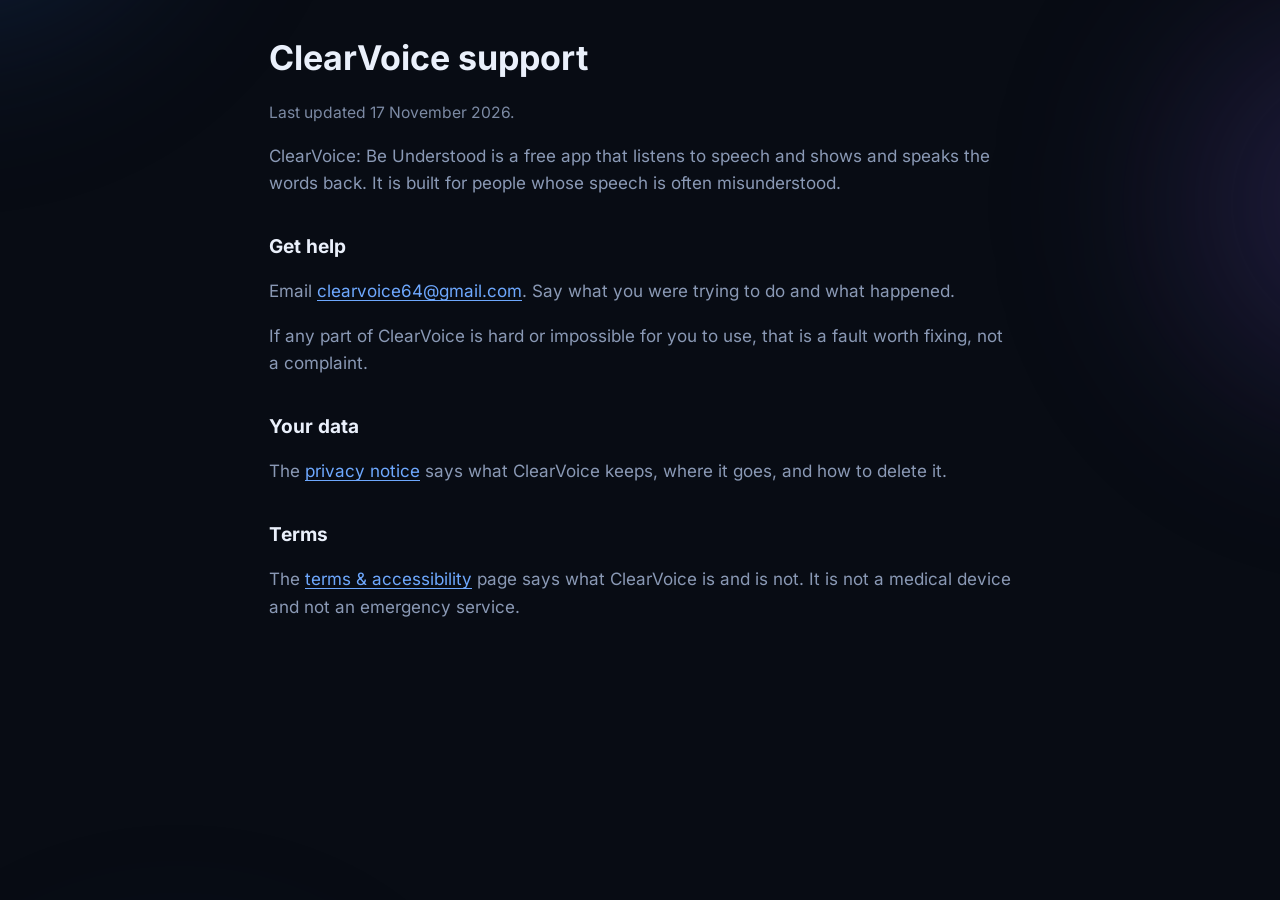
<file: index.html>
<!doctype html>
<html lang="en">
<head>
<meta charset="utf-8" />
<meta name="viewport" content="width=device-width, initial-scale=1, viewport-fit=cover" />
<title>Support — ClearVoice</title>
<link rel="stylesheet" href="/styles.css?v=67" />
<style>
  .legal { max-width: 46rem; margin: 0 auto; padding: 32px 20px 96px; }
  .legal h1 { margin: 0 0 6px; }
  .legal h2 { margin: 34px 0 10px; font-size: 1.12rem; }
  .legal p, .legal li { line-height: 1.62; color: var(--dim); }
  .legal strong { color: var(--ink); }
  .legal ul { padding-left: 1.1rem; }
  .legal li { margin: 7px 0; }
  .legal .updated { color: var(--dimmer); font-size: 0.92rem; }
  .legal .back { display: inline-block; margin-bottom: 22px; }
  .legal .callout { border: 1px solid var(--line); padding: 14px 16px; margin: 18px 0; }
  .legal .callout p:last-child { margin-bottom: 0; }
  /* Links were inheriting the browser default #0000ee on a near-black page — 2.08:1, which axe
     correctly failed. These pages are the ones a person reads to find out what happens to their
     voice, so unreadable links here are worse than cosmetic. --blue is the app's own accent. */
  .legal a { color: var(--blue, #6EA8FE); text-underline-offset: 3px; }
  .legal a:hover, .legal a:focus-visible { color: var(--ink, #EAF0FB); }
</style>
</head>
<body>
<main class="legal">
<h1>ClearVoice support</h1>
<p class="updated">Last updated 17 November 2026.</p>
<p>ClearVoice: Be Understood is a free app that listens to speech and shows and speaks the words
back. It is built for people whose speech is often misunderstood.</p>

<h2>Get help</h2>
<p>Email <a href="mailto:clearvoice64@gmail.com?subject=ClearVoice%20support">clearvoice64@gmail.com</a>.
Say what you were trying to do and what happened.</p>
<p>If any part of ClearVoice is hard or impossible for you to use, that is a fault worth fixing,
not a complaint.</p>

<h2>Your data</h2>
<p>The <a href="/privacy">privacy notice</a> says what ClearVoice keeps, where it goes, and how
to delete it.</p>

<h2>Terms</h2>
<p>The <a href="/terms">terms &amp; accessibility</a> page says what ClearVoice is and is not.
It is not a medical device and not an emergency service.</p>
</main>
</body>
</html>
</file>
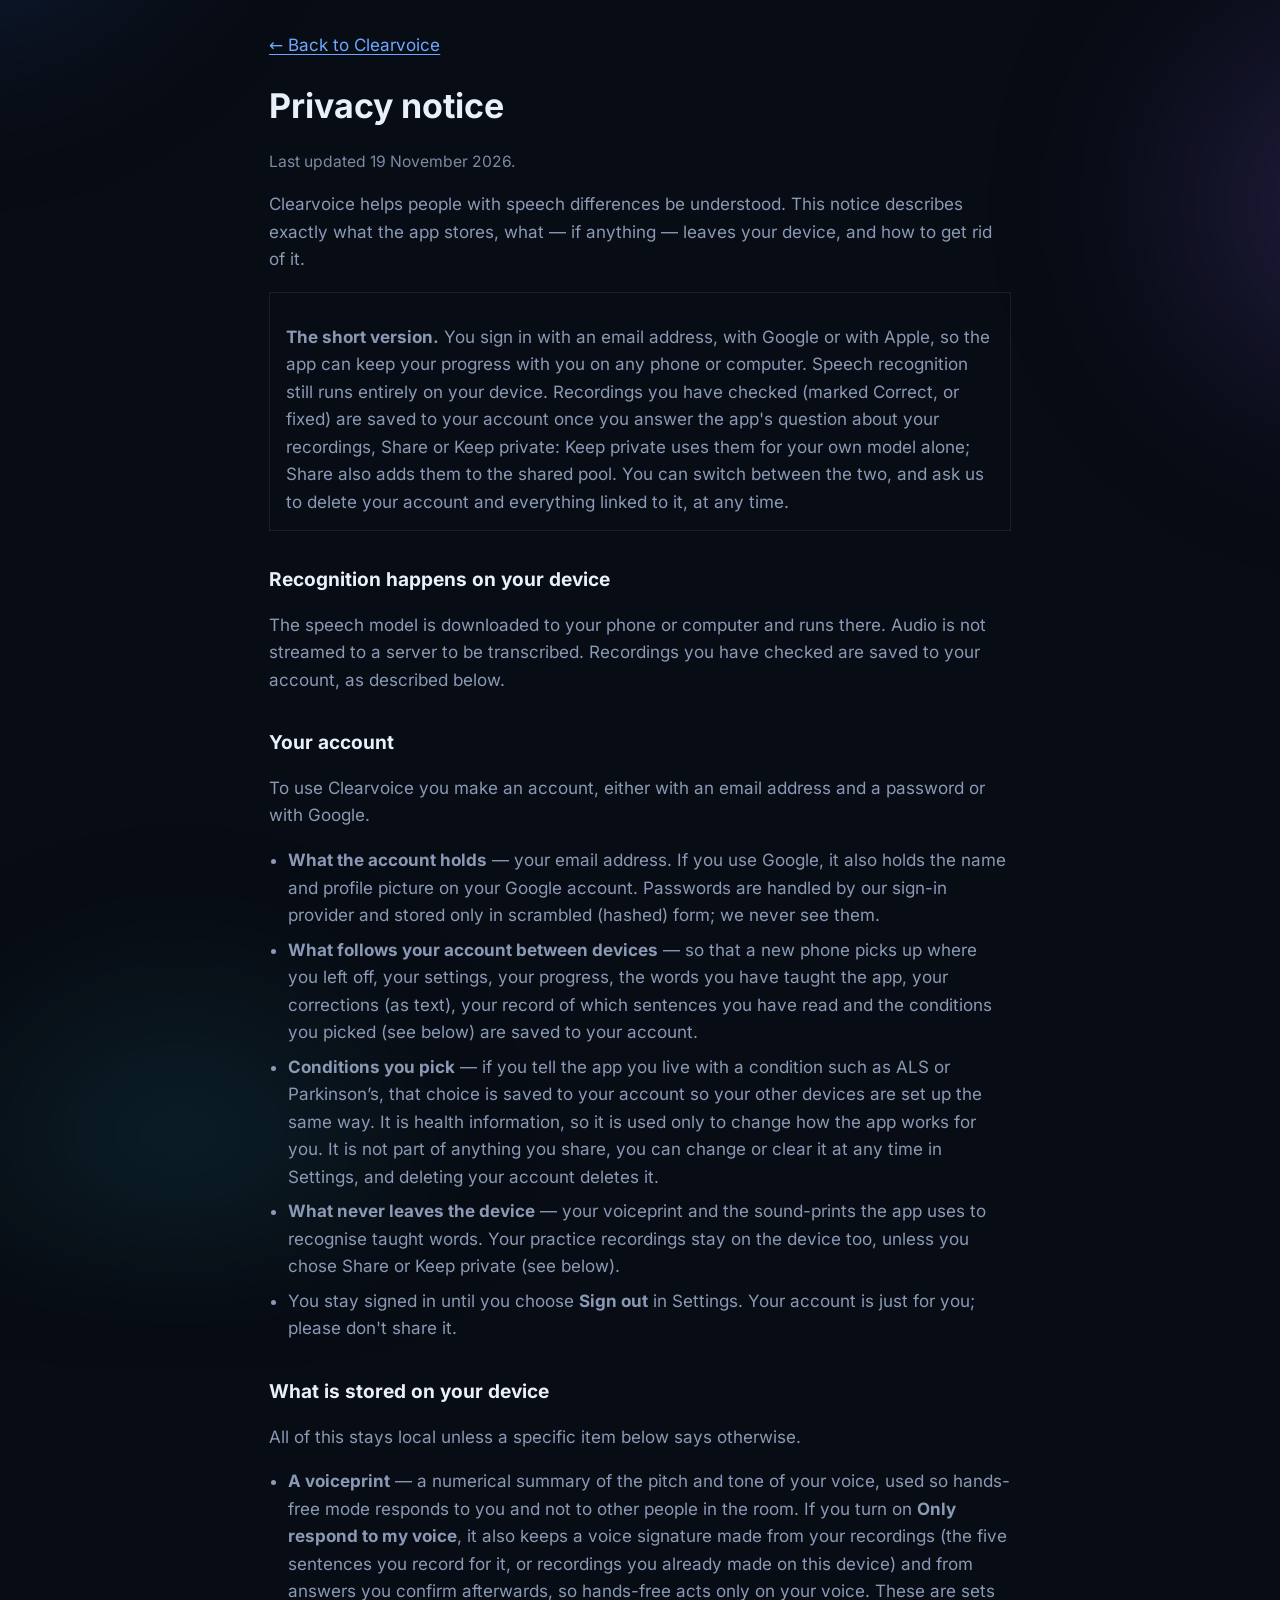
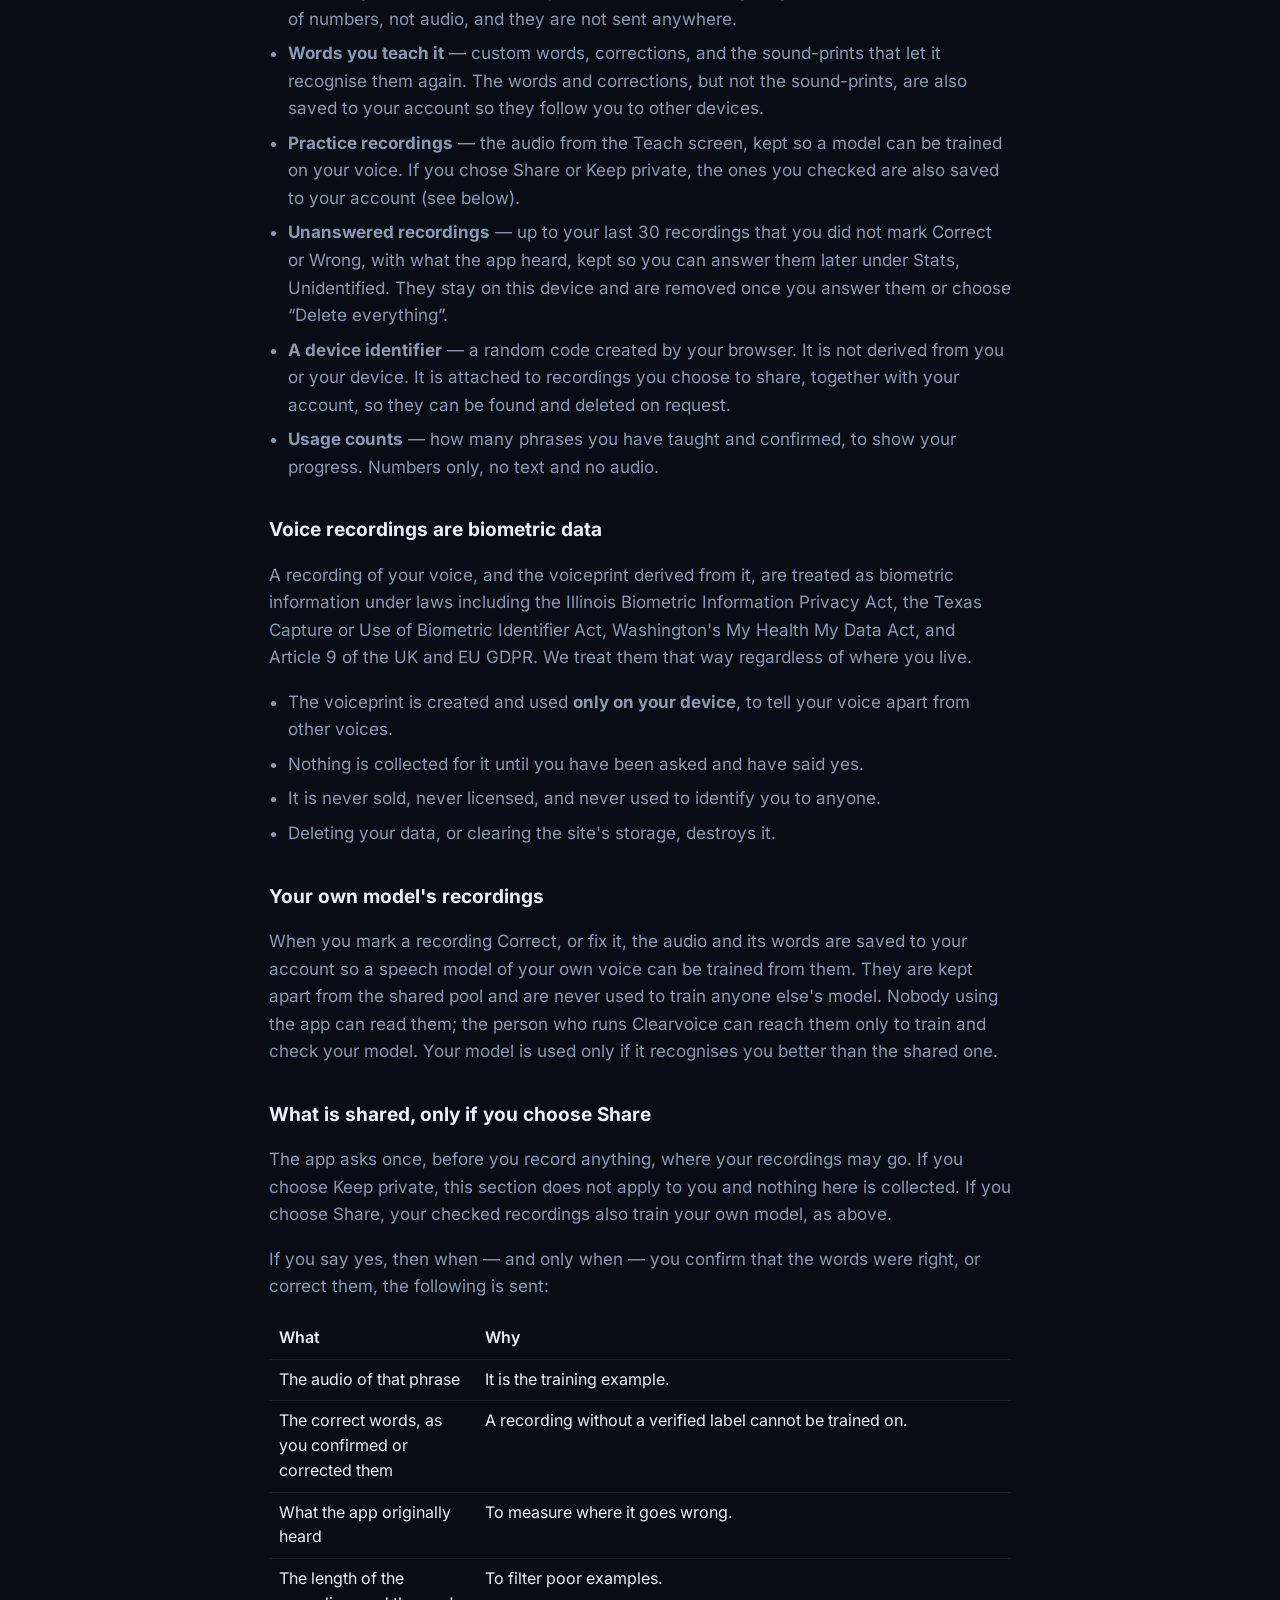
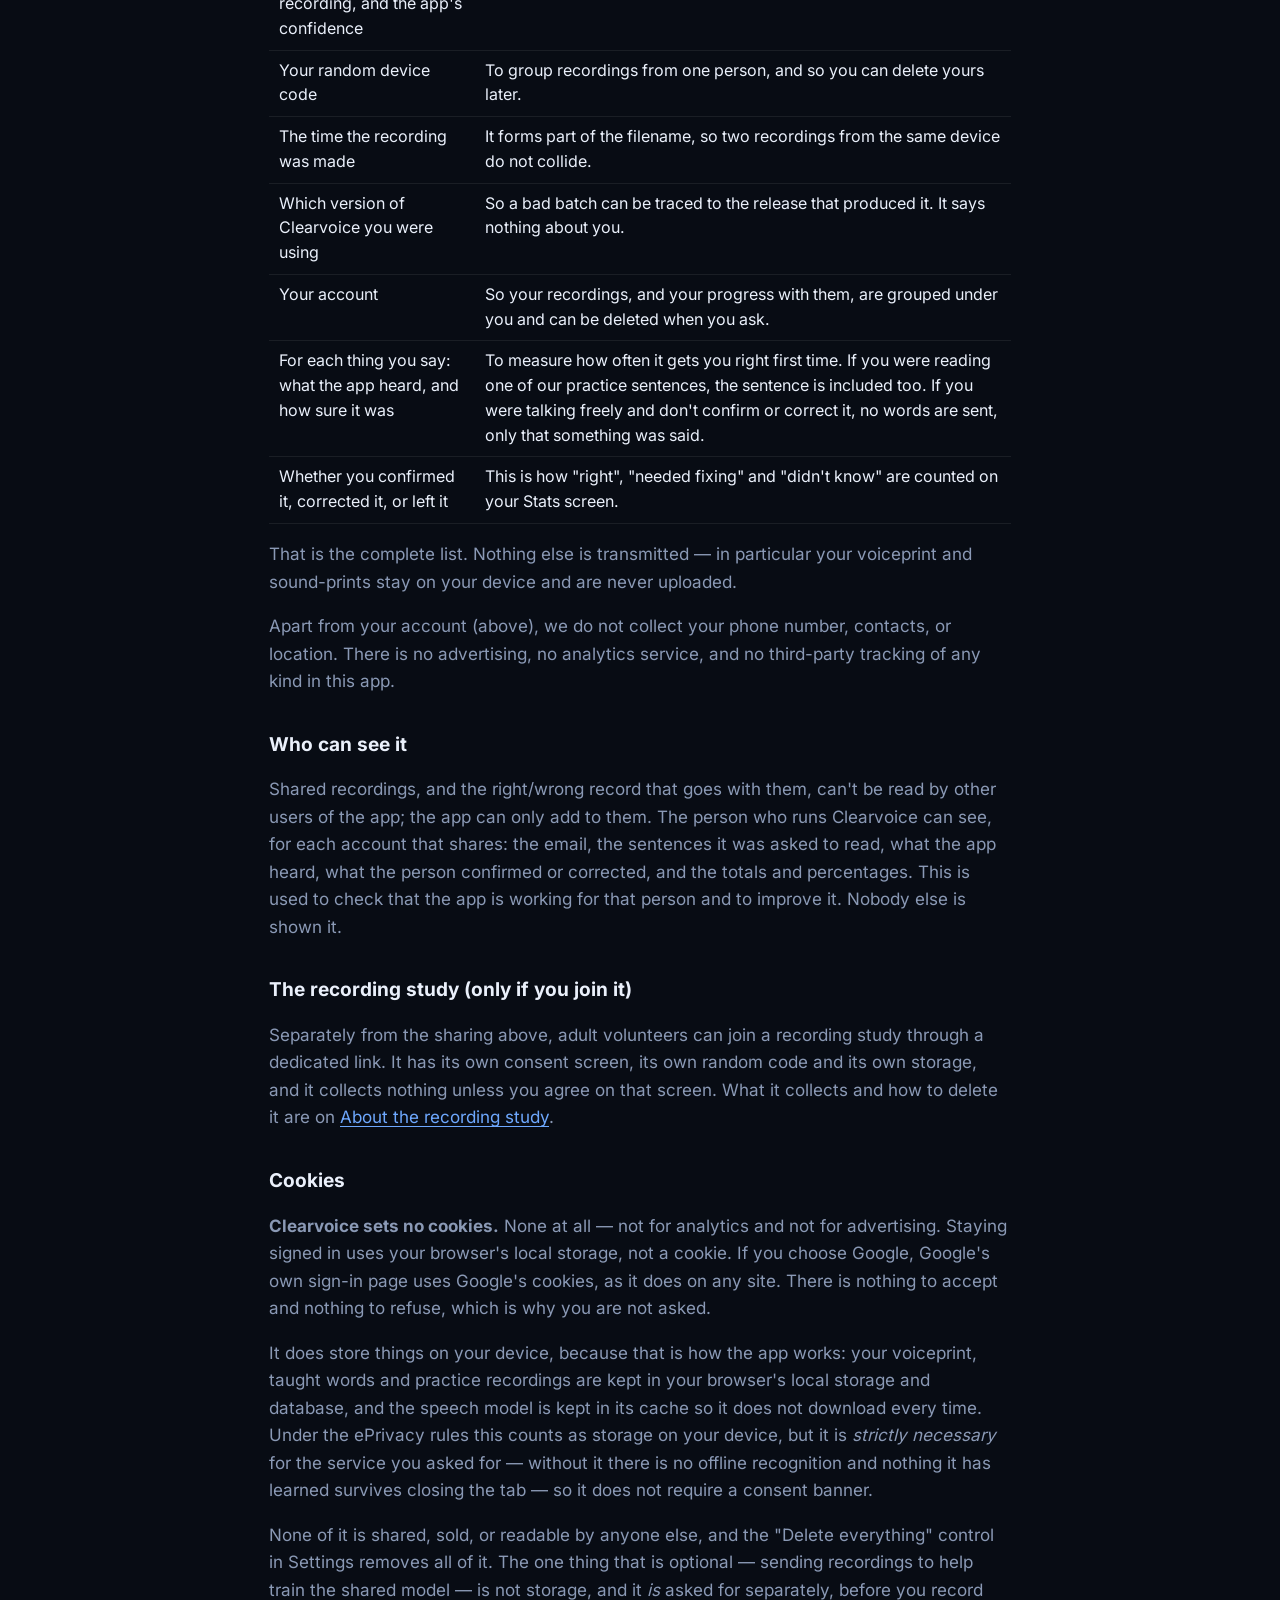
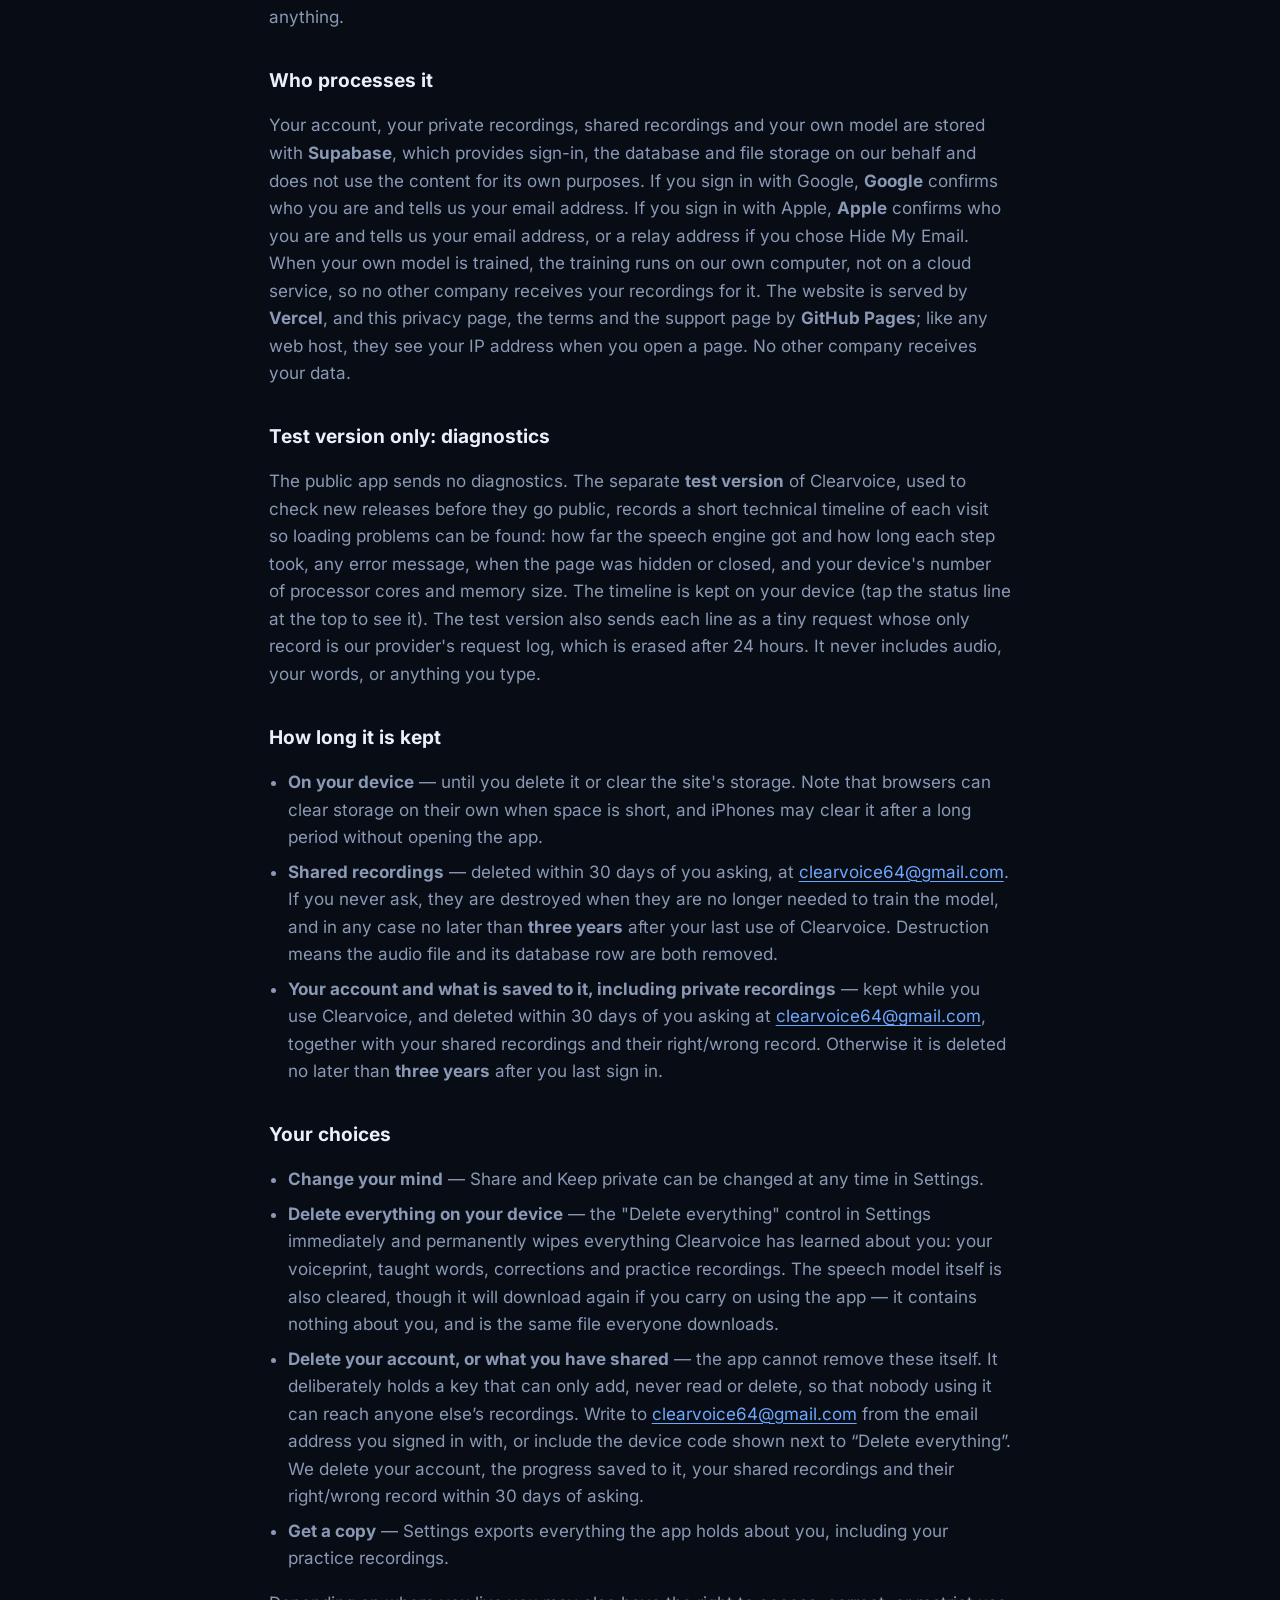
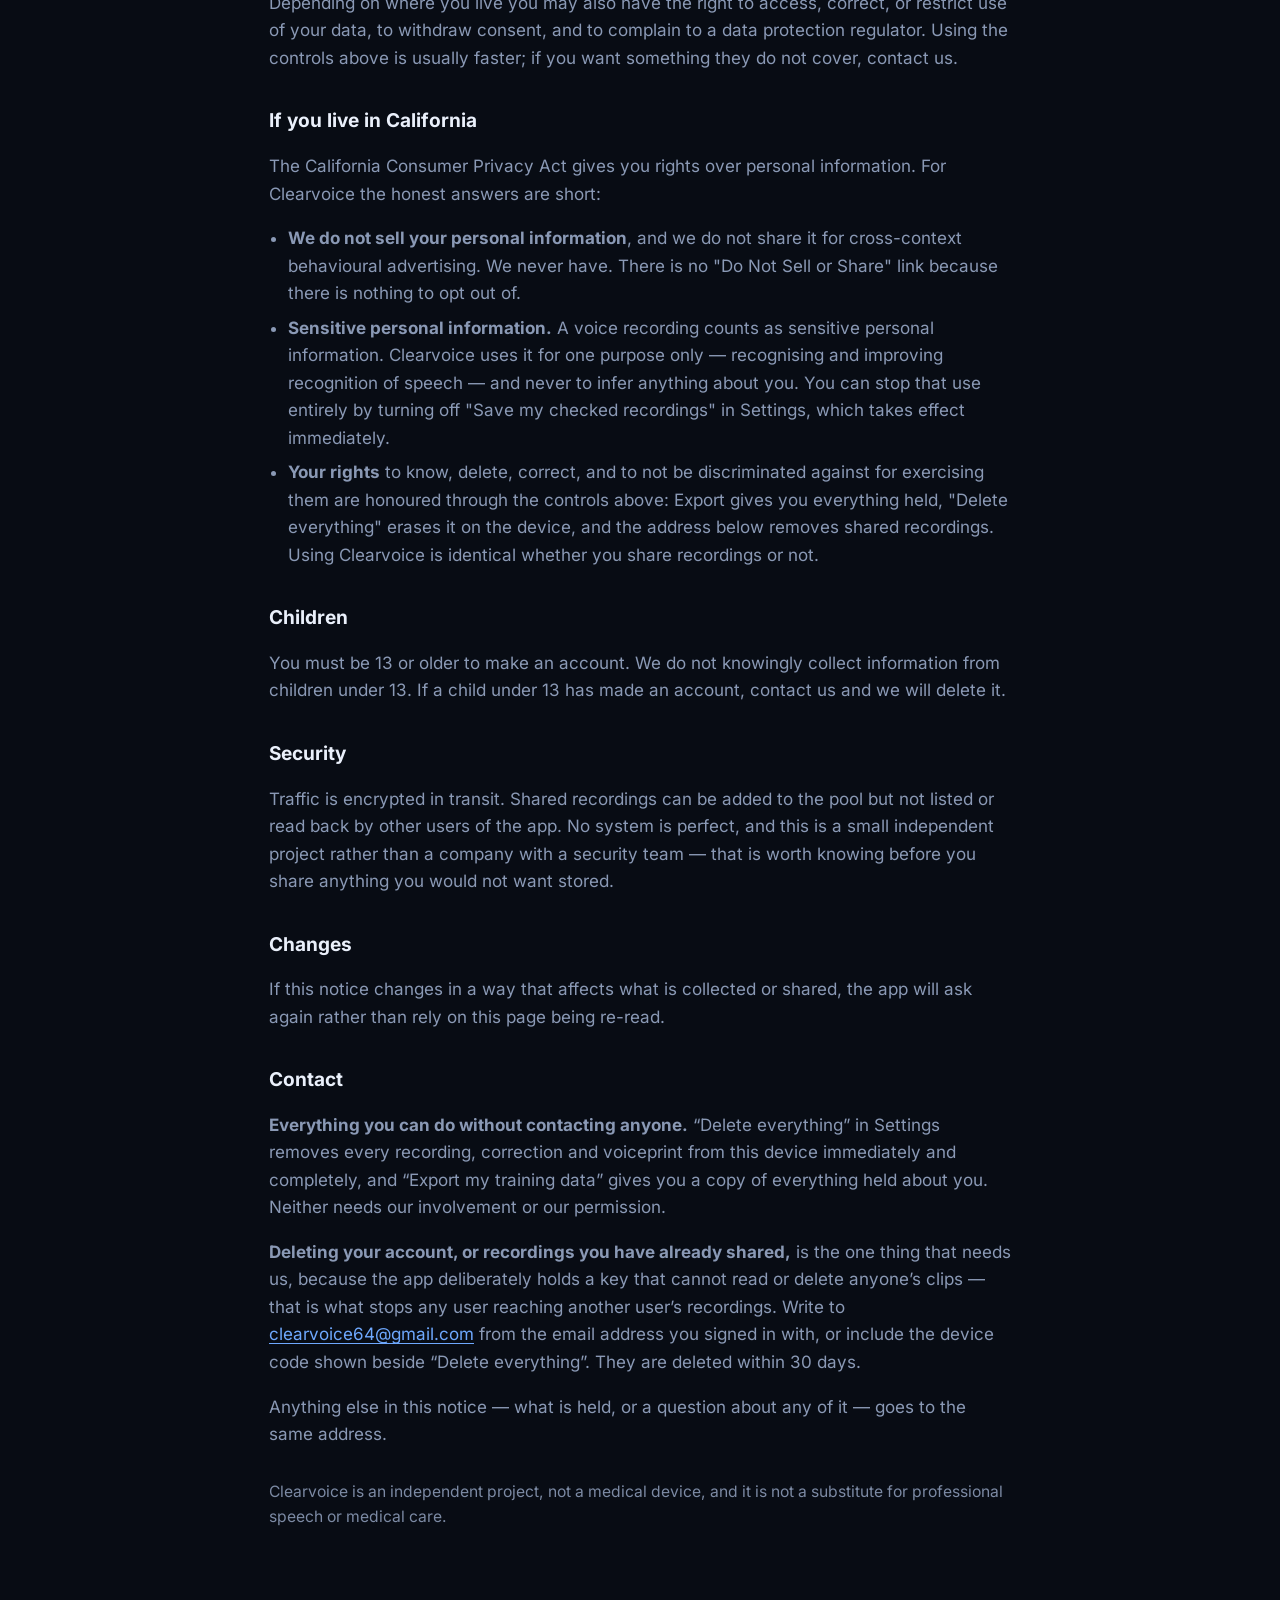
<file: privacy.html>
<!doctype html>
<html lang="en">
<head>
<meta charset="utf-8" />
<meta name="viewport" content="width=device-width, initial-scale=1, viewport-fit=cover" />
<title>Privacy notice — Clearvoice</title>
<link rel="stylesheet" href="/styles.css?v=67" />
<style>
  .legal { max-width: 46rem; margin: 0 auto; padding: 32px 20px 96px; }
  .legal h1 { margin: 0 0 6px; }
  .legal h2 { margin: 34px 0 10px; font-size: 1.12rem; }
  .legal p, .legal li { line-height: 1.62; color: var(--dim); }
  .legal strong { color: var(--ink); }
  .legal ul { padding-left: 1.1rem; }
  .legal li { margin: 7px 0; }
  .legal table { width: 100%; border-collapse: collapse; margin: 12px 0; font-size: 0.94rem; }
  .legal th, .legal td { text-align: left; padding: 8px 10px; border-bottom: 1px solid var(--line); vertical-align: top; }
  .legal th { color: var(--ink); font-weight: 600; }
  .legal .updated { color: var(--dimmer); font-size: 0.92rem; }
  .legal .back { display: inline-block; margin-bottom: 22px; }
  .legal .callout { border: 1px solid var(--line); padding: 14px 16px; margin: 18px 0; }
  .legal .callout p:last-child { margin-bottom: 0; }
  /* Links were inheriting the browser default #0000ee on a near-black page — 2.08:1, which axe
     correctly failed. These pages are the ones a person reads to find out what happens to their
     voice, so unreadable links here are worse than cosmetic. --blue is the app's own accent. */
  .legal a { color: var(--blue, #6EA8FE); text-underline-offset: 3px; }
  .legal a:hover, .legal a:focus-visible { color: var(--ink, #EAF0FB); }
</style>
</head>
<body>
<main class="legal">
  <a class="back" href="/">← Back to Clearvoice</a>
  <h1>Privacy notice</h1>
  <p class="updated">Last updated 19 November 2026.</p>

  <p>Clearvoice helps people with speech differences be understood. This notice describes exactly
  what the app stores, what — if anything — leaves your device, and how to get rid of it.</p>

  <div class="callout">
    <p><strong>The short version.</strong> You sign in with an email address, with Google or with Apple, so the
    app can keep your progress with you on any phone or computer. Speech recognition still runs
    entirely on your device. Recordings you have checked (marked Correct, or fixed) are saved to your
    account once you answer the app's question about your recordings, Share or Keep private: Keep private
    uses them for your own model alone; Share also adds them to the shared pool. You can switch between
    the two, and ask us to delete your account and everything linked to it, at any time.</p>
  </div>

  <h2>Recognition happens on your device</h2>
  <p>The speech model is downloaded to your phone or computer and runs there. Audio is not streamed
  to a server to be transcribed. Recordings you have checked are saved to your account, as described
  below.</p>

  <h2>Your account</h2>
  <p>To use Clearvoice you make an account, either with an email address and a password or with
  Google.</p>
  <ul>
    <li><strong>What the account holds</strong> — your email address. If you use Google, it also
      holds the name and profile picture on your Google account. Passwords are handled by our
      sign-in provider and stored only in scrambled (hashed) form; we never see them.</li>
    <li><strong>What follows your account between devices</strong> — so that a new phone picks up
      where you left off, your settings, your progress, the words you have taught the app, your
      corrections (as text), your record of which sentences you have read and the conditions you
      picked (see below) are saved to your account.</li>
    <li><strong>Conditions you pick</strong> &mdash; if you tell the app you live with a condition
      such as ALS or Parkinson&rsquo;s, that choice is saved to your account so your other devices are
      set up the same way. It is health information, so it is used only to change how the app works
      for you. It is not part of anything you share, you can change or clear it at any time in
      Settings, and deleting your account deletes it.</li>
    <li><strong>What never leaves the device</strong> — your voiceprint and the sound-prints the app
      uses to recognise taught words. Your practice recordings stay on the
      device too, unless you chose Share or Keep private (see below).</li>
    <li>You stay signed in until you choose <strong>Sign out</strong> in Settings. Your
      account is just for you; please don't share it.</li>
  </ul>

  <h2>What is stored on your device</h2>
  <p>All of this stays local unless a specific item below says otherwise.</p>
  <ul>
    <li><strong>A voiceprint</strong> — a numerical summary of the pitch and tone of your voice,
      used so hands-free mode responds to you and not to other people in the room. If you turn on
      <strong>Only respond to my voice</strong>, it also keeps a voice signature made from your
      recordings (the five sentences you record for it, or recordings you already made on this device)
      and from answers you confirm afterwards, so hands-free acts only on your voice. These are sets of numbers, not audio, and they are not sent anywhere.</li>
    <li><strong>Words you teach it</strong> — custom words, corrections, and the sound-prints that
      let it recognise them again. The words and corrections, but not the sound-prints, are also
      saved to your account so they follow you to other devices.</li>
    <li><strong>Practice recordings</strong> — the audio from the Teach screen, kept so a model can
      be trained on your voice. If you chose Share or Keep private, the ones you checked are also
      saved to your account (see below).</li>
    <li><strong>Unanswered recordings</strong> &mdash; up to your last 30 recordings that you did not
      mark Correct or Wrong, with what the app heard, kept so you can answer them later under Stats,
      Unidentified. They stay on this device and are removed once you answer them or choose
      &ldquo;Delete everything&rdquo;.</li>
    <li><strong>A device identifier</strong> — a random code created by your browser. It is not
      derived from you or your device. It is attached to recordings you choose to share, together
      with your account, so they can be found and deleted on request.</li>
    <li><strong>Usage counts</strong> — how many phrases you have taught and confirmed, to show
      your progress. Numbers only, no text and no audio.</li>
  </ul>

  <h2>Voice recordings are biometric data</h2>
  <p>A recording of your voice, and the voiceprint derived from it, are treated as biometric
  information under laws including the Illinois Biometric Information Privacy Act, the Texas
  Capture or Use of Biometric Identifier Act, Washington's My Health My Data Act, and Article 9 of
  the UK and EU GDPR. We treat them that way regardless of where you live.</p>
  <ul>
    <li>The voiceprint is created and used <strong>only on your device</strong>, to tell your voice
      apart from other voices.</li>
    <li>Nothing is collected for it until you have been asked and have said yes.</li>
    <li>It is never sold, never licensed, and never used to identify you to anyone.</li>
    <li>Deleting your data, or clearing the site's storage, destroys it.</li>
  </ul>

  <h2>Your own model's recordings</h2>
  <p>When you mark a recording Correct, or fix it, the audio and its words are saved to your account
  so a speech model of your own voice can be trained from them. They are kept apart from the shared
  pool and are never used to train anyone else's model. Nobody using the app can read them; the
  person who runs Clearvoice can reach them only to train and check your model. Your model is used
  only if it recognises you better than the shared one.</p>

  <h2>What is shared, only if you choose Share</h2>
  <p>The app asks once, before you record anything, where your recordings may go. If you choose
  Keep private, this section does not apply to you and nothing here is collected. If
  you choose Share, your checked recordings also train your own model, as above.</p>
  <p>If you say yes, then when — and only when — you confirm that the words were right, or correct
  them, the following is sent:</p>
  <table>
    <tr><th>What</th><th>Why</th></tr>
    <tr><td>The audio of that phrase</td><td>It is the training example.</td></tr>
    <tr><td>The correct words, as you confirmed or corrected them</td><td>A recording without a
      verified label cannot be trained on.</td></tr>
    <tr><td>What the app originally heard</td><td>To measure where it goes wrong.</td></tr>
    <tr><td>The length of the recording, and the app's confidence</td><td>To filter poor examples.</td></tr>
    <tr><td>Your random device code</td><td>To group recordings from one person, and so you can
      delete yours later.</td></tr>
    <tr><td>The time the recording was made</td><td>It forms part of the filename, so two
      recordings from the same device do not collide.</td></tr>
    <tr><td>Which version of Clearvoice you were using</td><td>So a bad batch can be traced to the
      release that produced it. It says nothing about you.</td></tr>
    <tr><td>Your account</td><td>So your recordings, and your progress with them, are grouped under
      you and can be deleted when you ask.</td></tr>
    <tr><td>For each thing you say: what the app heard, and how sure it was</td><td>To measure how
      often it gets you right first time. If you were reading one of our practice sentences, the
      sentence is included too. If you were talking freely and don't confirm or correct it, no words
      are sent, only that something was said.</td></tr>
    <tr><td>Whether you confirmed it, corrected it, or left it</td><td>This is how "right", "needed
      fixing" and "didn't know" are counted on your Stats screen.</td></tr>
  </table>
  <p>That is the complete list. Nothing else is transmitted — in particular your voiceprint and
  sound-prints stay on your device and are never uploaded.</p>
  <p>Apart from your account (above), we do not collect your phone number, contacts, or location.
  There is no advertising, no analytics service, and no third-party tracking of any kind in this
  app.</p>

  <h2>Who can see it</h2>
  <p>Shared recordings, and the right/wrong record that goes with them, can't be read by other users
  of the app; the app can only add to them. The person who runs Clearvoice can see, for each
  account that shares: the email, the sentences it was asked to read, what the app heard, what the
  person confirmed or corrected, and the totals and percentages. This is used to check that the app
  is working for that person and to improve it. Nobody else is shown it.</p>

  <h2>The recording study (only if you join it)</h2>
  <p>Separately from the sharing above, adult volunteers can join a recording study through a
  dedicated link. It has its own consent screen, its own random code and its own storage, and it
  collects nothing unless you agree on that screen. What it collects and how to delete it are on
  <a href="/study-info">About the recording study</a>.</p>

  <h2>Cookies</h2>
  <p><strong>Clearvoice sets no cookies.</strong> None at all — not for analytics and not for
  advertising. Staying signed in uses your browser's local storage, not a cookie. If you choose
  Google, Google's own sign-in page uses Google's cookies, as it does on any site. There is nothing
  to accept and nothing to refuse, which is why you are not asked.</p>
  <p>It does store things on your device, because that is how the app works: your voiceprint,
  taught words and practice recordings are kept in your browser's local storage and database, and
  the speech model is kept in its cache so it does not download every time. Under the ePrivacy
  rules this counts as storage on your device, but it is <em>strictly necessary</em> for the
  service you asked for — without it there is no offline recognition and nothing it has learned
  survives closing the tab — so it does not require a consent banner.</p>
  <p>None of it is shared, sold, or readable by anyone else, and the "Delete everything" control in
  Settings removes all of it. The one thing that is optional — sending recordings to help
  train the shared model — is not storage, and it <em>is</em> asked for separately, before you
  record anything.</p>

  <h2>Who processes it</h2>
  <p>Your account, your private recordings, shared recordings and your own model are stored with <strong>Supabase</strong>, which provides
  sign-in, the database and file storage on our behalf and does not use the content for its own
  purposes. If you sign in with Google, <strong>Google</strong> confirms who you are and tells us
  your email address. If you sign in with Apple, <strong>Apple</strong> confirms who you are and tells us
  your email address, or a relay address if you chose Hide My Email. When your own model is trained, the
  training runs on our own computer, not on a cloud service, so no other company receives your
  recordings for it. The website is served by <strong>Vercel</strong>,
  and this privacy page, the terms and the support page by <strong>GitHub Pages</strong>; like any web
  host, they see your IP address when you open a page. No other company receives your
  data.</p>

  <h2>Test version only: diagnostics</h2>
  <p>The public app sends no diagnostics. The separate <strong>test version</strong> of Clearvoice,
  used to check new releases before they go public, records a short technical timeline of each
  visit so loading problems can be found: how far the speech engine got and how long each step
  took, any error message, when the page was hidden or closed, and your device's number of
  processor cores and memory size. The timeline is kept on your device (tap the status line at the
  top to see it). The test version also sends each line as a tiny request whose only record is our
  provider's request log, which is erased after 24 hours. It never includes audio, your words, or
  anything you type.</p>

  <h2>How long it is kept</h2>
  <ul>
    <li><strong>On your device</strong> — until you delete it or clear the site's storage. Note that
      browsers can clear storage on their own when space is short, and iPhones may clear it after
      a long period without opening the app.</li>
      <!-- A RETENTION SCHEDULE, not "while useful". This notice cites BIPA by name, and BIPA 15(a)
           asks for a written retention schedule AND destruction guidelines, with the backstop being
           the FIRST of: the purpose being satisfied, or three years after the person's last
           interaction. "Kept while they are useful as training data" is indefinite by construction
           and has no backstop, so the page was citing a law and then not doing the thing it asks
           for — a written commitment visibly unmet, which is worse than not citing it.
           Also removed: "once the contact address below is published". The address IS published.
           That sentence survived the earlier sweep because we grepped the WORDING we remembered
           ("being set up", "30 days") rather than the CLAIM, and a stale claim in different words
           is invisible to that search. -->
      <li><strong>Shared recordings</strong> &mdash; deleted within 30 days of you asking, at
        <a href="mailto:clearvoice64@gmail.com?subject=Clearvoice%20deletion%20request">clearvoice64@gmail.com</a>.
        If you never ask, they are destroyed when they are no longer needed to train the model, and
        in any case no later than <strong>three years</strong> after your last use of Clearvoice.
        Destruction means the audio file and its database row are both removed.</li>
      <li><strong>Your account and what is saved to it, including private recordings</strong> &mdash; kept while you use
        Clearvoice, and deleted within 30 days of you asking at
        <a href="mailto:clearvoice64@gmail.com?subject=Clearvoice%20deletion%20request">clearvoice64@gmail.com</a>,
        together with your shared recordings and their right/wrong record. Otherwise it is deleted no
        later than <strong>three years</strong> after you last sign in.</li>
  </ul>

  <h2>Your choices</h2>
  <ul>
    <li><strong>Change your mind</strong> — Share and Keep private can be changed at any time in
      Settings.</li>
    <li><strong>Delete everything on your device</strong> — the "Delete everything" control in
      Settings immediately and permanently wipes everything Clearvoice has learned about you:
      your voiceprint, taught words, corrections and practice recordings. The speech model itself
      is also cleared, though it will download again if you carry on using the app — it contains
      nothing about you, and is the same file everyone downloads.</li>
      <li><strong>Delete your account, or what you have shared</strong> &mdash; the app cannot
        remove these itself. It deliberately holds a key that can only add, never read or delete, so
        that nobody using it can reach anyone else&rsquo;s recordings. Write to
        <a href="mailto:clearvoice64@gmail.com?subject=Clearvoice%20deletion%20request">clearvoice64@gmail.com</a>
        from the email address you signed in with, or include the device code shown next to
        &ldquo;Delete everything&rdquo;. We delete your account, the progress saved to it, your shared
        recordings and their right/wrong record within 30 days of asking.</li>
    <li><strong>Get a copy</strong> — Settings exports everything the app holds about you,
      including your practice recordings.</li>
  </ul>
  <p>Depending on where you live you may also have the right to access, correct, or restrict use of
  your data, to withdraw consent, and to complain to a data protection regulator. Using the
  controls above is usually faster; if you want something they do not cover, contact us.</p>

  <h2>If you live in California</h2>
  <!-- CCPA/CPRA expects specific disclosures even when the honest answer to each is "none" —
       "we do not sell" is itself a required statement, not something you can leave out by not
       selling. Voice recordings are also "sensitive personal information" under CPRA, which is why
       the right to limit its use is named here explicitly. -->
  <p>The California Consumer Privacy Act gives you rights over personal information. For Clearvoice
  the honest answers are short:</p>
  <ul>
    <li><strong>We do not sell your personal information</strong>, and we do not share it for
      cross-context behavioural advertising. We never have. There is no "Do Not Sell or Share" link
      because there is nothing to opt out of.</li>
    <li><strong>Sensitive personal information.</strong> A voice recording counts as sensitive
      personal information. Clearvoice uses it for one purpose only — recognising and improving
      recognition of speech — and never to infer anything about you. You can stop that use entirely
      by turning off "Save my checked recordings" in Settings, which takes effect immediately.</li>
    <li><strong>Your rights</strong> to know, delete, correct, and to not be discriminated against
      for exercising them are honoured through the controls above: Export gives you everything held,
      "Delete everything" erases it on the device, and the address below removes shared recordings.
      Using Clearvoice is identical whether you share recordings or not.</li>
  </ul>

  <h2>Children</h2>
  <p>You must be 13 or older to make an account. We do not knowingly collect information from
  children under 13. If a child under 13 has made an account, contact us and we will delete it.</p>

  <h2>Security</h2>
  <p>Traffic is encrypted in transit. Shared recordings can be added to the pool but not listed or
  read back by other users of the app. No system is perfect, and this is a small independent
  project rather than a company with a security team — that is worth knowing before you share
  anything you would not want stored.</p>

  <h2>Changes</h2>
  <p>If this notice changes in a way that affects what is collected or shared, the app will ask
  again rather than rely on this page being re-read.</p>

  <h2>Contact</h2>
  <!-- Leo's PERSONAL address must never appear here — he asked for it to be removed on 2026-09-09
       after it was briefly published, and clearvoice64@gmail.com is the dedicated address created
       for this purpose. If that address ever stops working, do NOT substitute a personal one and do
       NOT leave the deletion promise standing: a stated right with no way to exercise it is worse
       exposure than not claiming one. Say plainly what can be done from inside the app instead. -->
  <p><strong>Everything you can do without contacting anyone.</strong> &ldquo;Delete everything&rdquo;
  in Settings removes every recording, correction and voiceprint from this device
  immediately and completely, and &ldquo;Export my training data&rdquo; gives you a copy of
  everything held about you. Neither needs our involvement or our permission.</p>
  <p><strong>Deleting your account, or recordings you have already shared,</strong> is the one thing
  that needs us, because the app deliberately holds a key that cannot read or delete anyone&rsquo;s
  clips — that is what stops any user reaching another user&rsquo;s recordings. Write to
  <a href="mailto:clearvoice64@gmail.com?subject=Clearvoice%20deletion%20request">clearvoice64@gmail.com</a> from the
  email address you signed in with, or include the device code shown beside &ldquo;Delete
  everything&rdquo;. They are deleted within 30 days.</p>
  <p>Anything else in this notice — what is held, or a question about any of it — goes to the same
  address.</p>

  <p class="updated" style="margin-top:30px;">Clearvoice is an independent project, not a medical
  device, and it is not a substitute for professional speech or medical care.</p>
</main>
</body>
</html>
</file>
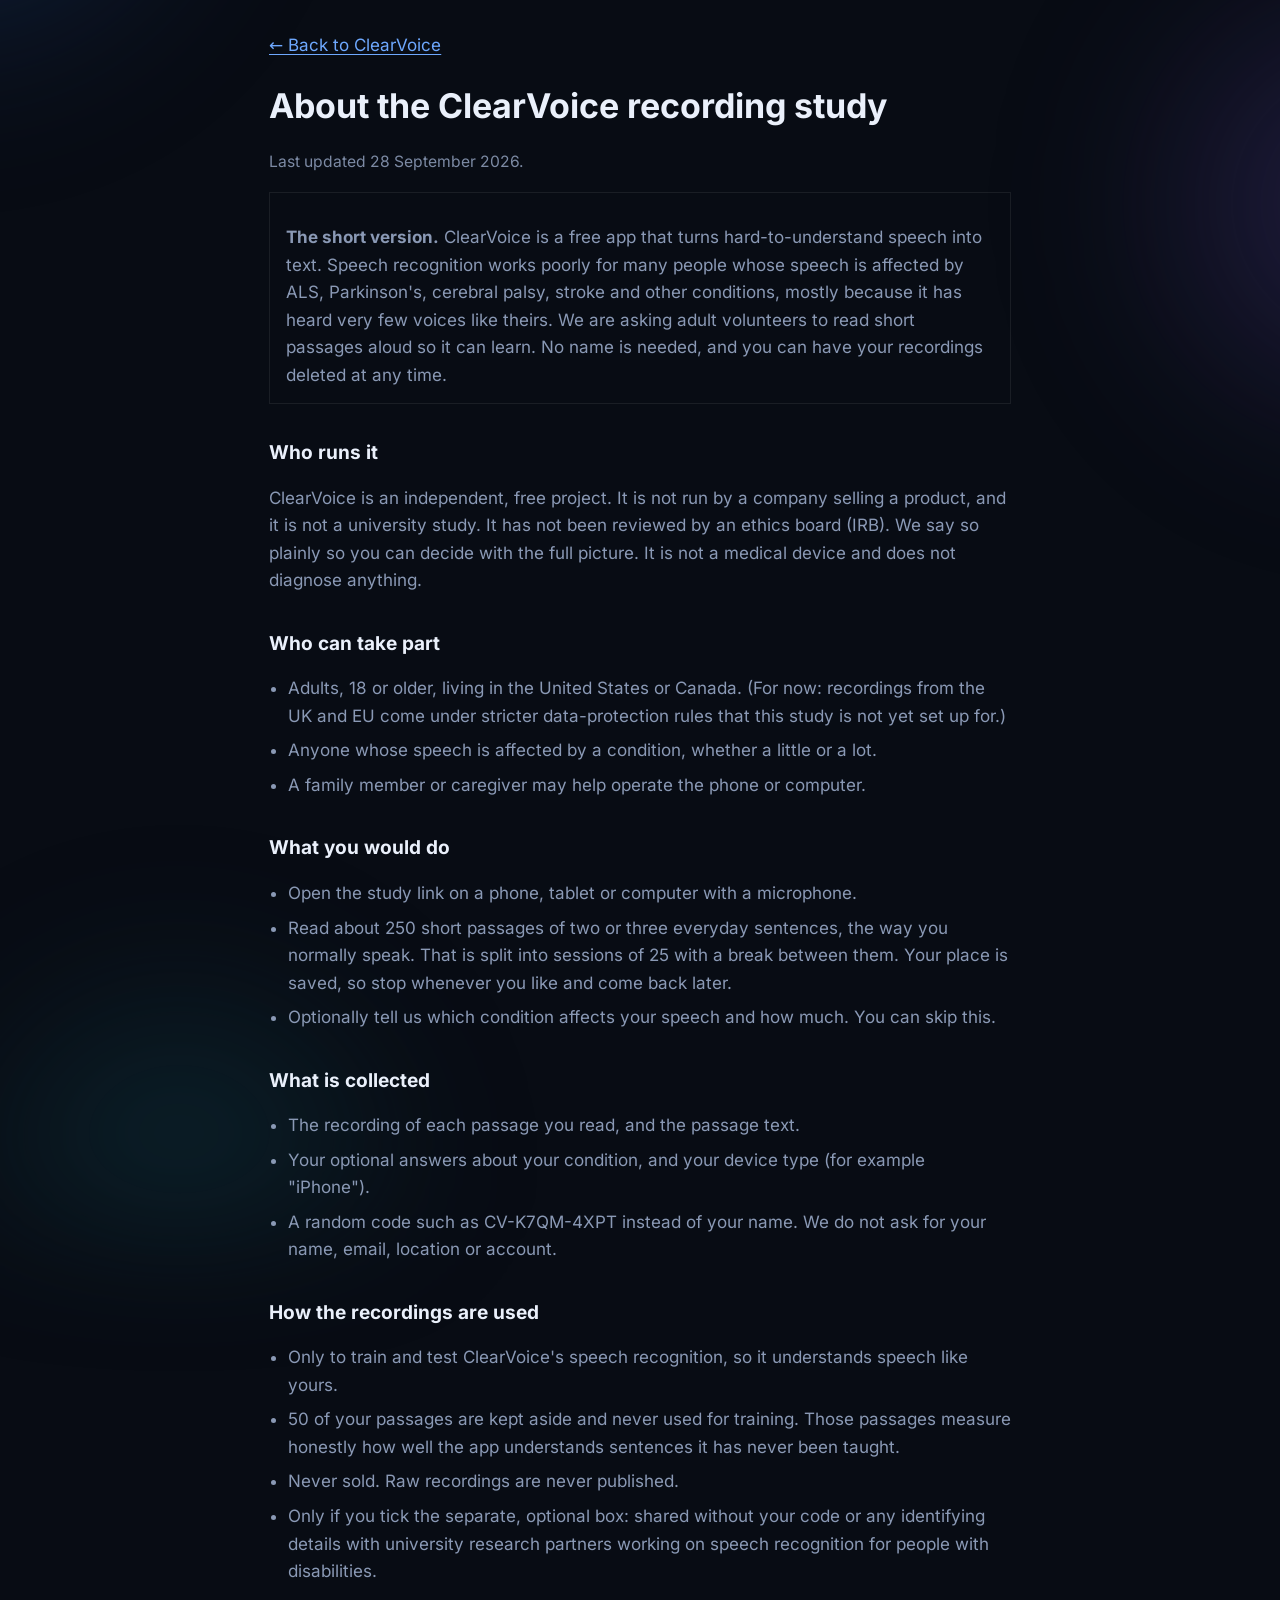
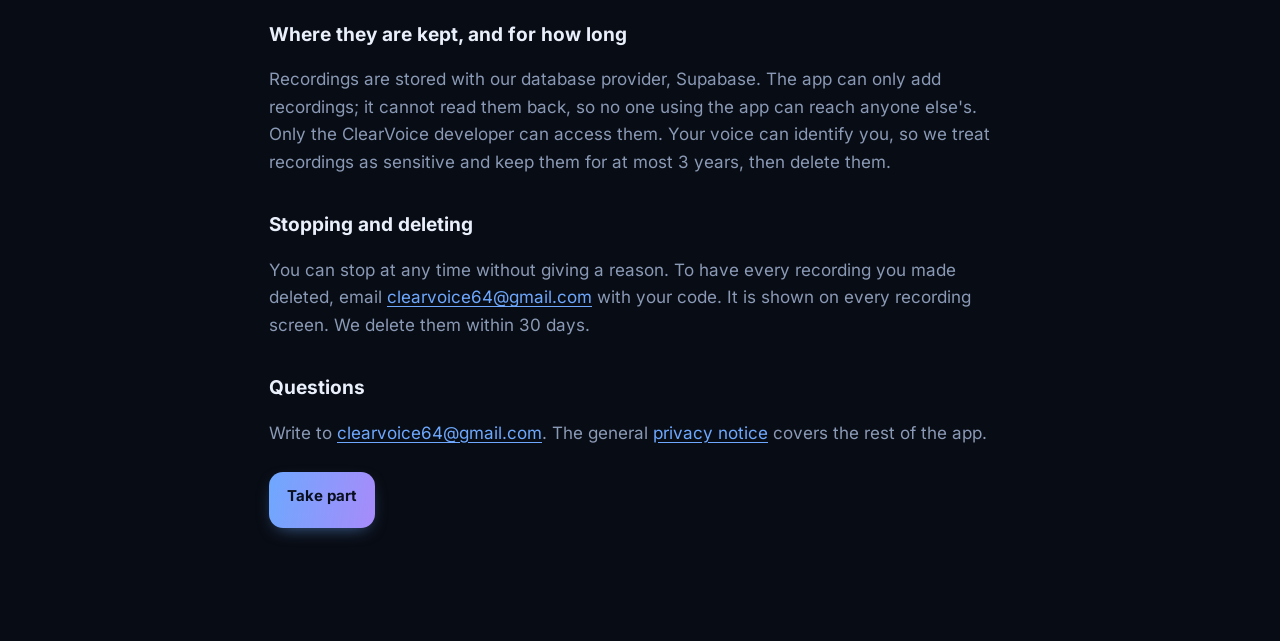
<file: study-info.html>
<!doctype html>
<html lang="en">
<head>
<meta charset="utf-8" />
<meta name="viewport" content="width=device-width, initial-scale=1, viewport-fit=cover" />
<title>About the ClearVoice recording study</title>
<meta name="description" content="Volunteers with speech affected by ALS, Parkinson's, cerebral palsy, stroke and other conditions read short passages aloud to help a free speech-to-text app understand them." />
<link rel="stylesheet" href="/styles.css?v=67" />
<style>
  /* Same reading layout as /privacy, so the two pages read as one set. */
  .legal { max-width: 46rem; margin: 0 auto; padding: 32px 20px 96px; }
  .legal h1 { margin: 0 0 6px; }
  .legal h2 { margin: 34px 0 10px; font-size: 1.12rem; }
  .legal p, .legal li { line-height: 1.62; color: var(--dim); }
  .legal strong { color: var(--ink); }
  .legal ul { padding-left: 1.1rem; }
  .legal li { margin: 7px 0; }
  .legal .updated { color: var(--dimmer); font-size: 0.92rem; }
  .legal .back { display: inline-block; margin-bottom: 22px; }
  .legal .callout { border: 1px solid var(--line); padding: 14px 16px; margin: 18px 0; }
  .legal .callout p:last-child { margin-bottom: 0; }
  .legal a { color: var(--blue, #6EA8FE); text-underline-offset: 3px; }
  .legal a:hover, .legal a:focus-visible { color: var(--ink, #EAF0FB); }
  /* .legal a (blue) outranks .primary-btn and would paint blue text on the blue button. */
  .legal a.start, .legal a.start:hover { display: inline-block; margin-top: 8px; padding: 12px 18px; text-decoration: none; color: #0A1020; }
</style>
</head>
<body>
<main class="legal">
  <a class="back" href="/">← Back to ClearVoice</a>
  <h1>About the ClearVoice recording study</h1>
  <p class="updated">Last updated 28 September 2026.</p>

  <div class="callout">
    <p><strong>The short version.</strong> ClearVoice is a free app that turns hard-to-understand
    speech into text. Speech recognition works poorly for many people whose speech is affected by
    ALS, Parkinson's, cerebral palsy, stroke and other conditions, mostly because it has heard very
    few voices like theirs. We are asking adult volunteers to read short passages aloud so it can
    learn. No name is needed, and you can have your recordings deleted at any time.</p>
  </div>

  <h2>Who runs it</h2>
  <p>ClearVoice is an independent, free project. It is not run by a company selling a product,
  and it is not a university study. It has not been reviewed by an ethics board (IRB). We say so
  plainly so you can decide with the full picture. It is not a medical device and does not
  diagnose anything.</p>

  <h2>Who can take part</h2>
  <ul>
    <li>Adults, 18 or older, living in the United States or Canada. (For now: recordings from the UK
      and EU come under stricter data-protection rules that this study is not yet set up for.)</li>
    <li>Anyone whose speech is affected by a condition, whether a little or a lot.</li>
    <li>A family member or caregiver may help operate the phone or computer.</li>
  </ul>

  <h2>What you would do</h2>
  <ul>
    <li>Open the study link on a phone, tablet or computer with a microphone.</li>
    <li>Read about 250 short passages of two or three everyday sentences, the way you normally
      speak. That is split into sessions of 25 with a break between them. Your place is saved, so
      stop whenever you like and come back later.</li>
    <li>Optionally tell us which condition affects your speech and how much. You can skip this.</li>
  </ul>

  <h2>What is collected</h2>
  <ul>
    <li>The recording of each passage you read, and the passage text.</li>
    <li>Your optional answers about your condition, and your device type (for example "iPhone").</li>
    <li>A random code such as CV-K7QM-4XPT instead of your name. We do not ask for your name,
      email, location or account.</li>
  </ul>

  <h2>How the recordings are used</h2>
  <ul>
    <li>Only to train and test ClearVoice's speech recognition, so it understands speech like yours.</li>
    <li>50 of your passages are kept aside and never used for training. Those passages measure
      honestly how well the app understands sentences it has never been taught.</li>
    <li>Never sold. Raw recordings are never published.</li>
    <li>Only if you tick the separate, optional box: shared without your code or any identifying
      details with university research partners working on speech recognition for people with
      disabilities.</li>
  </ul>

  <h2>Where they are kept, and for how long</h2>
  <p>Recordings are stored with our database provider, Supabase. The app can only add
  recordings; it cannot read them back, so no one using the app can reach anyone else's. Only the
  ClearVoice developer can access them. Your voice can identify you, so we treat recordings as
  sensitive and keep them for at most 3 years, then delete them.</p>

  <h2>Stopping and deleting</h2>
  <p>You can stop at any time without giving a reason. To have every recording you made deleted,
  email <a href="mailto:clearvoice64@gmail.com?subject=ClearVoice%20study%20deletion%20request">clearvoice64@gmail.com</a>
  with your code. It is shown on every recording screen. We delete them within 30 days.</p>

  <h2>Questions</h2>
  <p>Write to <a href="mailto:clearvoice64@gmail.com">clearvoice64@gmail.com</a>. The general
  <a href="/privacy">privacy notice</a> covers the rest of the app.</p>

  <p><a class="primary-btn start" href="/?study=1">Take part</a></p>
</main>
</body>
</html>
</file>
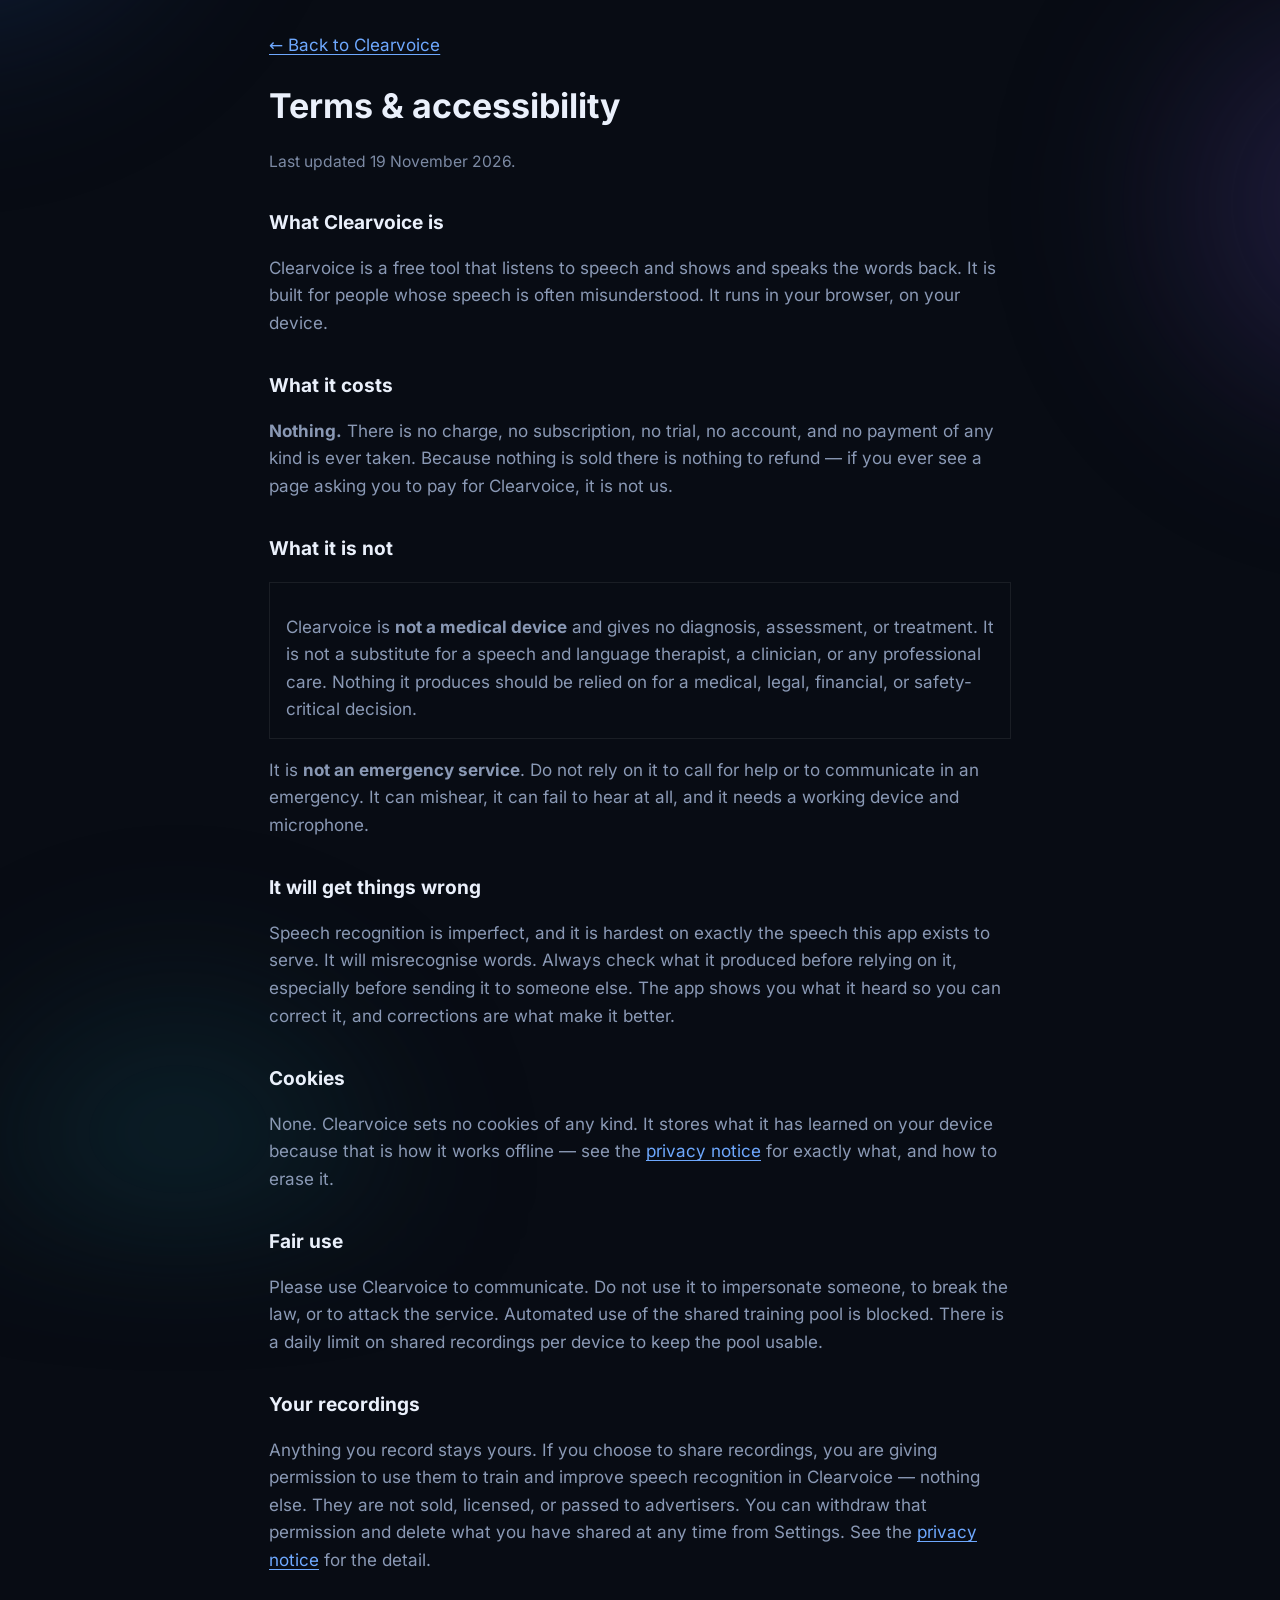
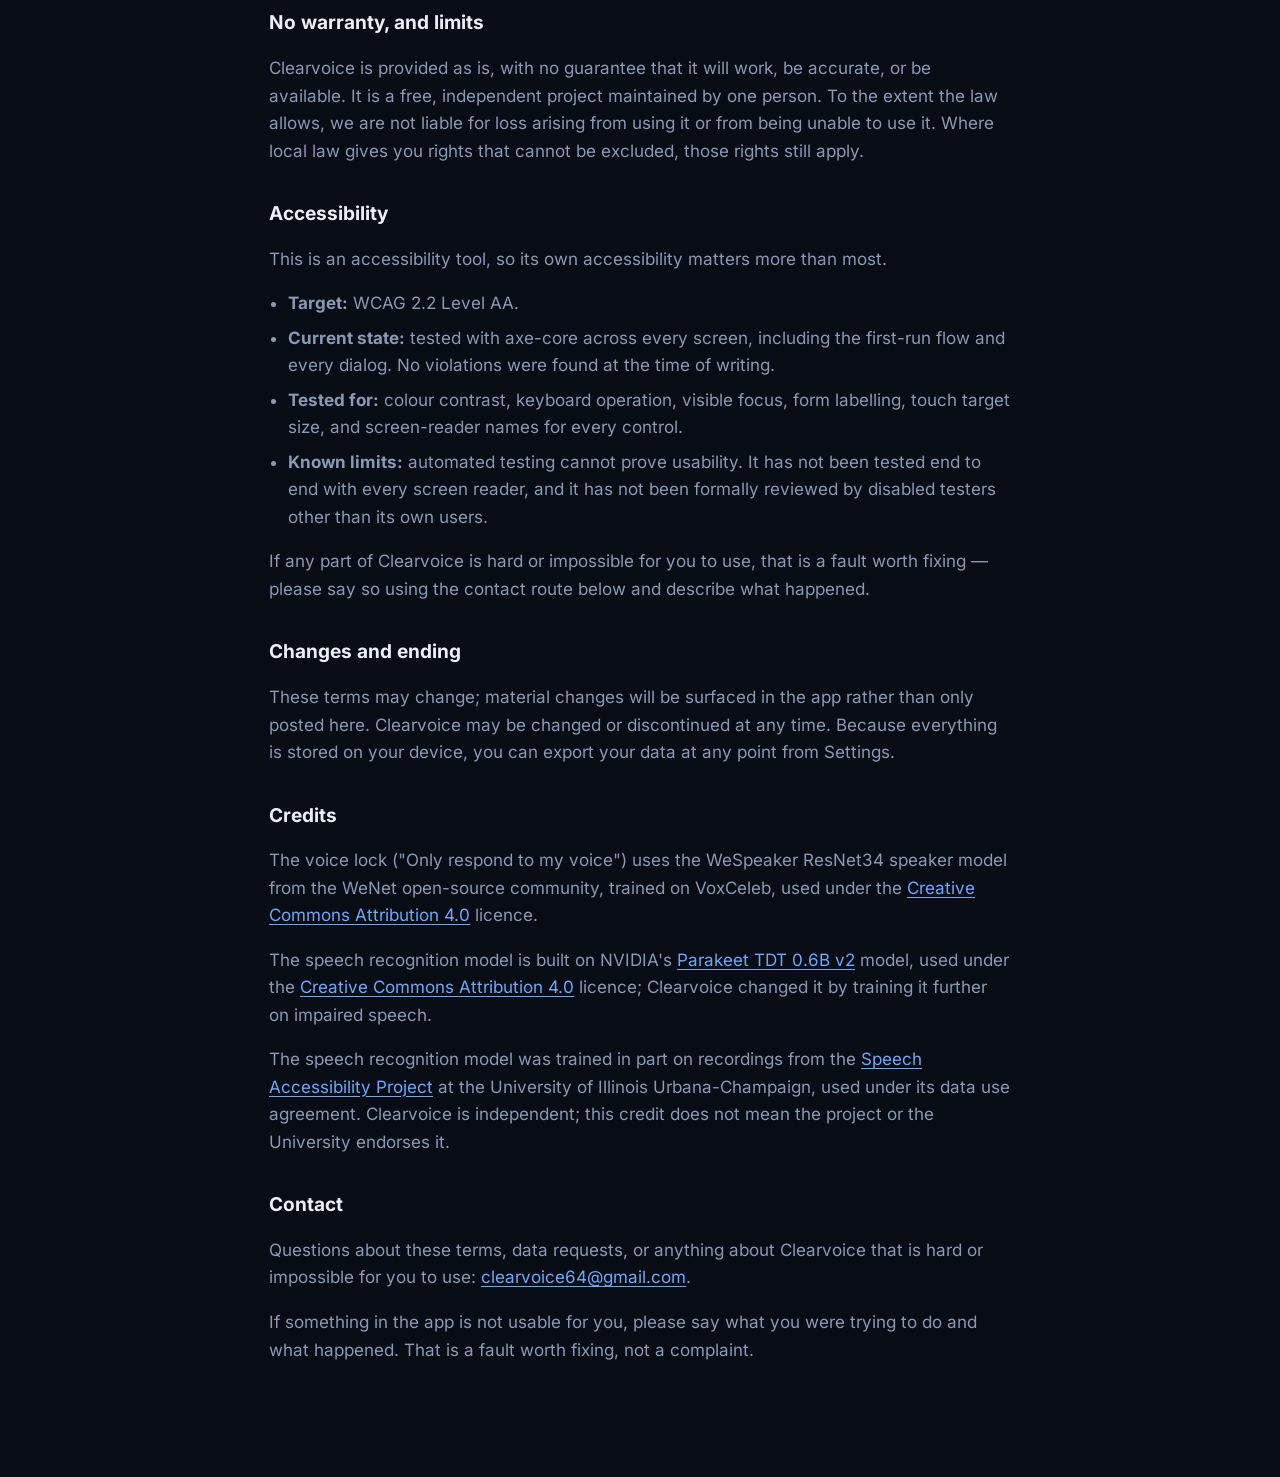
<file: terms.html>
<!doctype html>
<html lang="en">
<head>
<meta charset="utf-8" />
<meta name="viewport" content="width=device-width, initial-scale=1, viewport-fit=cover" />
<title>Terms &amp; accessibility — Clearvoice</title>
<link rel="stylesheet" href="/styles.css?v=67" />
<style>
  .legal { max-width: 46rem; margin: 0 auto; padding: 32px 20px 96px; }
  .legal h1 { margin: 0 0 6px; }
  .legal h2 { margin: 34px 0 10px; font-size: 1.12rem; }
  .legal p, .legal li { line-height: 1.62; color: var(--dim); }
  .legal strong { color: var(--ink); }
  .legal ul { padding-left: 1.1rem; }
  .legal li { margin: 7px 0; }
  .legal .updated { color: var(--dimmer); font-size: 0.92rem; }
  .legal .back { display: inline-block; margin-bottom: 22px; }
  .legal .callout { border: 1px solid var(--line); padding: 14px 16px; margin: 18px 0; }
  .legal .callout p:last-child { margin-bottom: 0; }
  /* Links were inheriting the browser default #0000ee on a near-black page — 2.08:1, which axe
     correctly failed. These pages are the ones a person reads to find out what happens to their
     voice, so unreadable links here are worse than cosmetic. --blue is the app's own accent. */
  .legal a { color: var(--blue, #6EA8FE); text-underline-offset: 3px; }
  .legal a:hover, .legal a:focus-visible { color: var(--ink, #EAF0FB); }
</style>
</head>
<body>
<main class="legal">
  <a class="back" href="/">← Back to Clearvoice</a>
  <h1>Terms &amp; accessibility</h1>
  <p class="updated">Last updated 19 November 2026.</p>

  <h2>What Clearvoice is</h2>
  <p>Clearvoice is a free tool that listens to speech and shows and speaks the words back. It is
  built for people whose speech is often misunderstood. It runs in your browser, on your device.</p>

  <h2>What it costs</h2>
  <p><strong>Nothing.</strong> There is no charge, no subscription, no trial, no account, and no
  payment of any kind is ever taken. Because nothing is sold there is nothing to refund — if you
  ever see a page asking you to pay for Clearvoice, it is not us.</p>

  <h2>What it is not</h2>
  <div class="callout">
    <p>Clearvoice is <strong>not a medical device</strong> and gives no diagnosis, assessment, or
    treatment. It is not a substitute for a speech and language therapist, a clinician, or any
    professional care. Nothing it produces should be relied on for a medical, legal, financial, or
    safety-critical decision.</p>
  </div>
  <p>It is <strong>not an emergency service</strong>. Do not rely on it to call for help or to
  communicate in an emergency. It can mishear, it can fail to hear at all, and it needs a working
  device and microphone.</p>

  <h2>It will get things wrong</h2>
  <p>Speech recognition is imperfect, and it is hardest on exactly the speech this app exists to
  serve. It will misrecognise words. Always check what it produced before relying on it, especially
  before sending it to someone else. The app shows you what it heard so you can correct it, and
  corrections are what make it better.</p>

  <h2>Cookies</h2>
  <p>None. Clearvoice sets no cookies of any kind. It stores what it has learned on your device
  because that is how it works offline — see the <a href="/privacy">privacy notice</a> for exactly
  what, and how to erase it.</p>

  <h2>Fair use</h2>
  <p>Please use Clearvoice to communicate. Do not use it to impersonate someone, to break the law,
  or to attack the service. Automated use of the shared training pool is blocked. There is a daily
  limit on shared recordings per device to keep the pool usable.</p>

  <h2>Your recordings</h2>
  <p>Anything you record stays yours. If you choose to share recordings, you are giving permission
  to use them to train and improve speech recognition in Clearvoice — nothing else. They are not
  sold, licensed, or passed to advertisers. You can withdraw that permission and delete what you
  have shared at any time from Settings. See the
  <a href="/privacy">privacy notice</a> for the detail.</p>

  <h2>No warranty, and limits</h2>
  <p>Clearvoice is provided as is, with no guarantee that it will work, be accurate, or be
  available. It is a free, independent project maintained by one person. To the extent the law
  allows, we are not liable for loss arising from using it or from being unable to use it. Where
  local law gives you rights that cannot be excluded, those rights still apply.</p>

  <h2>Accessibility</h2>
  <p>This is an accessibility tool, so its own accessibility matters more than most.</p>
  <ul>
    <li><strong>Target:</strong> WCAG 2.2 Level AA.</li>
    <li><strong>Current state:</strong> tested with axe-core across every screen, including the
      first-run flow and every dialog. No violations were found at the time of writing.</li>
    <li><strong>Tested for:</strong> colour contrast, keyboard operation, visible focus, form
      labelling, touch target size, and screen-reader names for every control.</li>
    <li><strong>Known limits:</strong> automated testing cannot prove usability. It has not been
      tested end to end with every screen reader, and it has not been formally reviewed by
      disabled testers other than its own users.</li>
  </ul>
  <p>If any part of Clearvoice is hard or impossible for you to use, that is a fault worth fixing —
  please say so using the contact route below and describe what happened.</p>

  <h2>Changes and ending</h2>
  <p>These terms may change; material changes will be surfaced in the app rather than only posted
  here. Clearvoice may be changed or discontinued at any time. Because everything is stored on your
  device, you can export your data at any point from Settings.</p>

  <h2>Credits</h2>
  <p>The voice lock ("Only respond to my voice") uses the WeSpeaker ResNet34 speaker model from the
  WeNet open-source community, trained on VoxCeleb, used under the
  <a href="https://creativecommons.org/licenses/by/4.0/">Creative Commons Attribution 4.0</a> licence.</p>
  <p>The speech recognition model is built on NVIDIA's
  <a href="https://huggingface.co/nvidia/parakeet-tdt-0.6b-v2">Parakeet TDT 0.6B v2</a> model, used under the
  <a href="https://creativecommons.org/licenses/by/4.0/">Creative Commons Attribution 4.0</a> licence;
  Clearvoice changed it by training it further on impaired speech.</p>
  <p>The speech recognition model was trained in part on recordings from the
  <a href="https://speechaccessibilityproject.beckman.illinois.edu/">Speech Accessibility Project</a>
  at the University of Illinois Urbana-Champaign, used under its data use agreement. Clearvoice is
  independent; this credit does not mean the project or the University endorses it.</p>

  <h2>Contact</h2>
  <p>Questions about these terms, data requests, or anything about Clearvoice that is hard or
  impossible for you to use: <a href="mailto:clearvoice64@gmail.com?subject=Clearvoice">clearvoice64@gmail.com</a>.</p>
  <p>If something in the app is not usable for you, please say what you were trying to do and what
  happened. That is a fault worth fixing, not a complaint.</p>
</main>
</body>
</html>
</file>
<file: styles.css>
/* Self-hosted, latin subset, variable -- one file per family covers every weight the app uses.
   swap, so text is readable immediately rather than invisible while a font arrives. */
@font-face {
  font-family: "Inter";
  src: url("/vendor/fonts/Inter.woff2") format("woff2");
  font-weight: 100 900; font-style: normal; font-display: swap;
}
@font-face {
  font-family: "Space Grotesk";
  src: url("/vendor/fonts/SpaceGrotesk.woff2") format("woff2");
  font-weight: 100 900; font-style: normal; font-display: swap;
}

/* ============================================================================
   Clearvoice — AURORA GLASS  (written by projects-4d, HANDED OFF to projects-881c)
   Leo's design: claude.ai/code/artifact/70af7a4a-ae81-4f6a-af94-6c12fab93846

   This is a complete replacement for styles.css, already mapped onto the CURRENT
   markup — including the surfaces live-styles.css predates (#wake-controls,
   .share-card, .wake-suggestions, .attention, #mode-personal). Use it, edit it,
   or discard it; it exists so the work isn't done twice.

   PRESERVED DELIBERATELY (do not lose in any edit):
     .seg-btn[hidden]{display:none}  #mode-personal hidden until a personal model exists
     .share-card.hidden{display:none}  card must not flash on load
     44x44 minimums on .chip-list li button / .corr-list li button — the only
       irreversible actions in the app, previously 23x20
     --dimmer raised to #7C8AA4 from the artifact's #6B7A94: that value sits on --panel,
       which is lighter than --ground, and fell under AA there. NEEDS RE-MEASURING from
       rendered pixels, not computed styles.
   ========================================================================== */

:root {
  --ground: #080C14;
  --panel: rgba(20, 27, 41, .72);
  --panel-2: rgba(255, 255, 255, .035);
  --line: rgba(255, 255, 255, .075);
  --line-strong: rgba(255, 255, 255, .12);

  --text: #EAF0FB;
  --dim: #8A99B5;
  --dimmer: #7C8AA4;

  --blue: #6EA8FE;
  --violet: #A78BFA;
  --green: #3DDC97;
  --teal: #2EE6C5;
  --danger: #FF6B7A;
  --accent-grad: linear-gradient(100deg, var(--blue), var(--violet));

  --radius: 20px;
  --radius-sm: 14px;
  --pill: 999px;
  --tap: 56px;

  --display: "Space Grotesk", "Segoe UI", system-ui, sans-serif;
  --body: "Inter", system-ui, -apple-system, "Segoe UI", sans-serif;

  /* legacy aliases so older rules / inline styles still resolve */
  --bg: var(--ground);
  --surface: var(--panel);
  --surface-2: var(--panel-2);
  --text-dim: var(--dim);
  --accent: var(--blue);
  --accent-ink: #0A1020;
  --rec: var(--danger);
  --ok: var(--green);
  --warn: #FFC46B;
}

* { box-sizing: border-box; }

html, body {
  margin: 0; padding: 0;
  background: var(--ground); color: var(--text);
  font-family: var(--body); font-size: 17px; line-height: 1.55;
  -webkit-font-smoothing: antialiased; min-height: 100vh;
}

/* Aurora as one fixed layer — no markup needed, so index.html body is untouched. */
body::before {
  content: ""; position: fixed; inset: -25vmax; z-index: 0; pointer-events: none;
  opacity: .55; filter: blur(70px);
  background:
    radial-gradient(38vmax 38vmax at 14% 8%,  #20407a 0%, transparent 66%),
    radial-gradient(34vmax 34vmax at 88% 34%, #3c2f6e 0%, transparent 66%),
    radial-gradient(32vmax 32vmax at 26% 98%, #123f4a 0%, transparent 66%);
}
@media (prefers-reduced-motion: no-preference) {
  body::before { animation: drift 30s ease-in-out infinite alternate; }
}
@keyframes drift {
  from { transform: translate3d(0,0,0) scale(1); }
  to   { transform: translate3d(3vmax,2vmax,0) scale(1.06); }
}
.topbar, .tabs, main, .toast, .onboarding, .share-card { position: relative; z-index: 1; }

/* ---------- top bar ---------- */
.topbar {
  display: flex; align-items: center; justify-content: space-between; gap: 12px;
  max-width: 560px; margin: 0 auto; padding: 18px 18px 6px;
}
.brand { display: flex; align-items: center; gap: 11px; }
.brand-mark {
  width: 34px; height: 34px; flex: none; border-radius: 11px;
  background: linear-gradient(150deg, var(--blue), var(--violet));
  display: grid; place-items: center;
}
.brand-mark::after { content: ""; width: 14px; height: 14px; border-radius: 50%; border: 3px solid var(--ground); }
.brand-name { font-family: var(--display); font-weight: 700; font-size: 23px; letter-spacing: -.01em; }

.engine-status {
  display: inline-flex; align-items: center; gap: 7px;
  padding: 7px 12px; border-radius: var(--pill);
  background: rgba(255,255,255,.05); border: 1px solid var(--line);
  font-size: 12.5px; color: var(--dim); white-space: nowrap;
  /* white-space:nowrap plus a long status ("Downloading voice model… 100%") pushed the page
     wider than a 320px phone and made the whole app scroll sideways — a WCAG reflow failure
     and, more practically, an app that jiggles horizontally for someone who may be aiming
     with limited motor control. Let the pill shrink and ellipsise instead of forcing width. */
  min-width: 0; max-width: 100%; overflow: hidden; text-overflow: ellipsis;
}
.engine-status #engine-text { min-width: 0; overflow: hidden; text-overflow: ellipsis; }
/* The bar holds a brand and this pill; the pill is the one allowed to give up space. */
.topbar { min-width: 0; }
.topbar .brand { min-width: 0; }
.engine-status .dot { width: 7px; height: 7px; border-radius: 50%; flex: none; background: var(--warn); box-shadow: 0 0 9px 1px rgba(255,196,107,.6); }
.engine-status .dot[data-state="ready"] { background: var(--green); box-shadow: none; }
.engine-status .dot[data-state="error"] { background: var(--danger); box-shadow: 0 0 9px 1px rgba(255,107,122,.7); }
.engine-status .dot[data-state="busy"]  { background: var(--blue); box-shadow: 0 0 9px 1px rgba(110,168,254,.7); animation: pulse 1s infinite; }
@keyframes pulse { 0%,100% { opacity: 1; } 50% { opacity: .35; } }

/* ---------- tabs ---------- */
.tabs {
  display: grid; grid-template-columns: repeat(3,1fr); gap: 4px;
  max-width: min(720px, 100% - 16px); margin: 14px auto 4px; padding: 5px;
  background: var(--panel); border: 1px solid var(--line); border-radius: var(--pill);
  backdrop-filter: blur(14px); -webkit-backdrop-filter: blur(14px);
}
.tab {
  appearance: none; border: 0; background: transparent; cursor: pointer;
  font-family: var(--display); font-weight: 500; font-size: 15px;
  color: var(--dim); padding: 13px 6px; border-radius: var(--pill);
  min-height: 48px; transition: color .15s ease;
}
@media (hover: hover) and (pointer: fine) { .tab:hover { color: var(--text); } }
.tab[aria-selected="true"] {
  background: var(--accent-grad); color: #0A1020; font-weight: 700;
  box-shadow: 0 6px 18px -6px rgba(110,168,254,.6);
}
.tab:focus-visible { outline: 2px solid var(--blue); outline-offset: 2px; }

/* ---------- panels ---------- */
main { max-width: 560px; margin: 0 auto; padding: 18px 18px 72px; }
.panel { animation: fade .2s ease; }
.panel.hidden { display: none; }
.panel-hint { color: var(--dim); font-size: 15px; line-height: 1.62; margin: 0 0 18px; }
@keyframes fade { from { opacity: 0; } to { opacity: 1; } }

.stage, .train-block, .handsfree-bar, .onboarding-card, .share-card-inner, .enroll, .enroll-custom {
  background: var(--panel); border: 1px solid var(--line); border-radius: var(--radius);
  backdrop-filter: blur(14px); -webkit-backdrop-filter: blur(14px);
}
.stage {
  padding: 28px 20px; min-height: 150px; margin-bottom: 16px;
  display: flex; align-items: center; justify-content: center; text-align: center;
}
.stage.small { min-height: 84px; padding: 20px; }
.big-output { font-family: var(--display); font-size: 26px; font-weight: 700; line-height: 1.35; letter-spacing: -.01em; }
.big-output.placeholder, .mono-output.placeholder { color: var(--dimmer); font-weight: 400; font-family: var(--body); }
.mono-output { font-family: var(--body); font-size: 16px; color: var(--text); text-align: center; }
.big-output .word { cursor: pointer; border-radius: 8px; padding: 0 2px; }
@media (hover: hover) and (pointer: fine) { .big-output .word:hover { background: rgba(110,168,254,.18); } }

/* ---------- buttons ---------- */
.record-btn {
  width: 100%; min-height: 64px; padding: 16px 22px;
  border-radius: var(--radius-sm); border: 1px solid var(--line-strong);
  background: linear-gradient(180deg, rgba(110,168,254,.18), rgba(167,139,250,.11));
  color: var(--text); font-family: var(--display); font-weight: 700; font-size: 17px;
  cursor: pointer; display: inline-flex; align-items: center; justify-content: center; gap: 11px;
}
.record-btn.small { min-height: 56px; font-size: 16px; }
.record-btn::before { content: ""; width: 13px; height: 13px; border-radius: 50%; flex: none; background: var(--blue); box-shadow: 0 0 10px 1px rgba(110,168,254,.7); }
.record-btn.recording { background: linear-gradient(180deg, rgba(255,107,122,.22), rgba(255,107,122,.12)); border-color: rgba(255,107,122,.45); }
.record-btn.recording::before { background: var(--danger); box-shadow: 0 0 10px 1px rgba(255,107,122,.8); animation: pulse .8s infinite; }
/* INSTANT, SMOOTH PRESS (2026-11-02). The press shows the moment the finger lands (.is-pressed, set on pointerdown),
   and the button eases into the red Stop look the moment it is tapped (.arming, before the microphone is live) instead
   of snapping there 0.2-0.5 s later. The gradient's two stops are registered colours so they can cross-fade; a browser
   without @property simply snaps, as before. End states are unchanged. */
@property --rb-a { syntax: "<color>"; inherits: false; initial-value: rgba(110,168,254,.18); }
@property --rb-b { syntax: "<color>"; inherits: false; initial-value: rgba(167,139,250,.11); }
.record-btn { --rb-a: rgba(110,168,254,.18); --rb-b: rgba(167,139,250,.11);
  background: linear-gradient(180deg, var(--rb-a), var(--rb-b));
  transition: --rb-a .26s cubic-bezier(.2,.8,.2,1), --rb-b .26s cubic-bezier(.2,.8,.2,1), border-color .26s cubic-bezier(.2,.8,.2,1),
    transform .32s cubic-bezier(.34,1.4,.64,1); -webkit-tap-highlight-color: transparent; touch-action: manipulation; }
.record-btn::before { transition: background-color .2s cubic-bezier(.2,.8,.2,1), box-shadow .2s cubic-bezier(.2,.8,.2,1), transform .32s cubic-bezier(.34,1.4,.64,1); }
.record-btn.recording, .record-btn.arming { --rb-a: rgba(255,107,122,.22); --rb-b: rgba(255,107,122,.12);
  background: linear-gradient(180deg, var(--rb-a), var(--rb-b)); border-color: rgba(255,107,122,.45); }
.record-btn.arming::before { background: var(--danger); box-shadow: 0 0 10px 1px rgba(255,107,122,.8); transform: scale(1.25); }
.record-btn.is-pressed:not(:disabled) { transform: scale(.97); transition-duration: .26s, .26s, .26s, .09s; }
#repeat-record, #wake-train { transition: transform .32s cubic-bezier(.34,1.4,.64,1); touch-action: manipulation; }
#repeat-record.is-pressed, #wake-train.is-pressed { transform: scale(.97); transition-duration: .09s; }
@media (prefers-reduced-motion: reduce) {
  .record-btn, .record-btn::before, #repeat-record, #wake-train { transition: none; }
  .record-btn.is-pressed, #repeat-record.is-pressed, #wake-train.is-pressed, .record-btn.arming::before { transform: none; }
}
.record-btn:disabled { opacity: .5; cursor: not-allowed; }

.ghost-btn, .primary-btn {
  min-height: var(--tap); padding: 0 20px; border-radius: var(--radius-sm);
  font-family: var(--body); font-size: 15px; font-weight: 600; cursor: pointer;
}
.ghost-btn { background: rgba(255,255,255,.03); color: var(--dim); border: 1px solid var(--line); }
@media (hover: hover) and (pointer: fine) { .ghost-btn:hover:not(:disabled) { color: var(--text); border-color: var(--line-strong); } }
.ghost-btn:disabled { opacity: .45; cursor: not-allowed; }
.ghost-btn.attention { border-color: var(--blue); color: var(--blue); animation: attn 1.1s ease-in-out infinite; }
@keyframes attn { 0%,100% { opacity: 1; } 50% { opacity: .55; } }

.primary-btn { background: var(--accent-grad); color: #0A1020; font-weight: 700; border: 0; box-shadow: 0 6px 18px -8px rgba(110,168,254,.7); }
@media (hover: hover) and (pointer: fine) { .primary-btn:hover:not(:disabled) { filter: brightness(1.06); } }
.primary-btn:disabled { opacity: .5; cursor: not-allowed; }

.small-btn { min-height: 44px; padding: 0 15px; border-radius: var(--pill); font-size: 14px; }

button:focus-visible, input:focus-visible, textarea:focus-visible, [tabindex]:focus-visible {
  outline: 2px solid var(--blue); outline-offset: 2px;
}
.controls { display: flex; gap: 11px; flex-wrap: wrap; align-items: center; }
.controls.inline { margin-bottom: 14px; }

/* ---------- hands-free / wake word ---------- */
.handsfree-bar { display: flex; align-items: flex-end; gap: 14px; flex-wrap: wrap; padding: 16px; margin-bottom: 18px; }
.toggle-btn {
  min-height: var(--tap); display: inline-flex; align-items: center; gap: 11px; padding: 0 18px;
  background: rgba(255,255,255,.04); color: var(--text);
  border: 1px solid var(--line-strong); border-radius: var(--pill);
  font-size: 15px; font-weight: 600; cursor: pointer;
}
.toggle-btn .toggle-dot { width: 12px; height: 12px; border-radius: 50%; background: var(--dimmer); flex: none; }
.toggle-btn[aria-pressed="true"] { border-color: rgba(255,255,255,.32); color: var(--text); }
.toggle-btn[aria-pressed="true"] .toggle-dot { background: var(--text); box-shadow: none; animation: none; }
.toggle-btn.armed .toggle-dot { background: var(--blue); box-shadow: 0 0 9px 1px rgba(110,168,254,.8); }

.wake-field { display: flex; flex-direction: column; gap: 7px; flex: 1; min-width: 180px; }
.wake-field span, .field span, .wake-lbl { display: block; color: var(--dim); font-size: 13px; font-weight: 600; }
.wake-controls { flex: 1 1 100%; display: flex; flex-direction: column; gap: 14px; margin-top: 4px; }
.wake-controls[hidden] { display: none; }
.wake-edit-row { display: flex; gap: 8px; align-items: stretch; }
/* #vocab-input sits in .controls.inline, NOT inside a .field, so it matched none of this and was
   a bare browser default: 22px tall on every iPhone size measured. Naming it explicitly rather
   than widening the selector to `input`, which would also catch checkboxes and buttons. */
#wake-input, #vocab-input, .field input, .dictate-area {
  width: 100%; min-height: var(--tap); padding: 13px 14px;
  background: rgba(0,0,0,.28); color: var(--text);
  border: 1px solid var(--line); border-radius: 12px;
  font-family: var(--body); font-size: 16px;
}
#wake-input::placeholder, #vocab-input::placeholder, .field input::placeholder { color: #6A7789; }
#wake-input:focus, #vocab-input:focus, .field input:focus { outline: 2px solid var(--blue); outline-offset: 1px; border-color: transparent; }
#wake-set { flex: 0 0 auto; }
.wake-suggestions { display: flex; align-items: center; gap: 8px; flex-wrap: wrap; }
.wake-suggestions .hint { font-size: 13px; color: var(--dimmer); }
.wake-tip { font-size: 13.5px; color: var(--dimmer); line-height: 1.6; }
.wake-tip strong { color: var(--text); }
.hf-settings { margin-top: 2px; flex-basis: 100%; }
.hf-settings summary { cursor: pointer; color: var(--dim); font-size: 14px; font-weight: 600; padding: 10px 0; min-height: 44px; }
.hf-settings-body { padding-top: 10px; }

.activation-bar { display: flex; align-items: center; gap: 10px; flex-wrap: wrap; }
.activation-hint { color: var(--dimmer); font-size: 13px; flex-basis: 100%; }
.mode-label { color: var(--dim); font-size: 14px; font-weight: 600; }

/* The engine switcher stays hidden, and the reason has CHANGED (projects-4b, 2026-09-02).
   The old note said to delete this rule "the day a sentence-trained model ships". That day is
   here — clearvoice-v2 is gone and whisper-small-v1 is now the DEFAULT engine — but the rule
   stays, because the reason that outlives it is the first one: the locked Aurora Glass design
   has no such control, and Leo asked for the app to BE that design.

   Nobody needs the switch now. The good engine is what everyone gets at boot, which is also
   his flywheel design: one shared model at the start that then learns each person's voice.
   A control only earns its place if it lets someone do something they otherwise cannot.

   Do not delete this to expose the bar without asking him — it changes a design he froze. */
.mode-bar { display: none !important; }

.seg, .mode-bar {
  display: inline-flex; gap: 4px; padding: 4px;
  background: rgba(255,255,255,.04); border: 1px solid var(--line); border-radius: var(--pill);
}
.seg-btn {
  min-height: 44px; padding: 0 15px; border: 0; background: transparent; color: var(--dim);
  border-radius: var(--pill); font-family: var(--body); font-size: 14px; font-weight: 600; cursor: pointer;
}
@media (hover: hover) and (pointer: fine) { .seg-btn:hover { color: var(--text); } }
.seg-btn.is-on { background: var(--accent-grad); color: #0A1020; font-weight: 700; }
.seg-btn:focus-visible { outline: 2px solid var(--blue); outline-offset: 2px; }
.seg-btn[hidden] { display: none; }   /* LOAD-BEARING — see header */

.chip {
  display: inline-flex; align-items: center; gap: 7px;
  min-height: 44px; padding: 0 14px;
  background: rgba(255,255,255,.05); color: var(--text);
  border: 1px solid var(--line); border-radius: var(--pill);
  font-size: 14px; cursor: pointer;
}
@media (hover: hover) and (pointer: fine) { .chip:hover { border-color: var(--blue); color: var(--blue); } }
.count { color: var(--dimmer); font-weight: 500; }

/* ---------- level meter ---------- */
.level-meter { height: 5px; border-radius: var(--pill); overflow: hidden; background: rgba(255,255,255,.07); margin: 0 0 18px; opacity: 0; transition: opacity .2s ease; }
.level-meter.live { opacity: 1; }
.level-fill { height: 100%; width: 0; background: var(--accent-grad); border-radius: var(--pill); }

/* ---------- confirm / fix ---------- */
.confirm-row, .consent-row { display: flex; align-items: center; gap: 11px; flex-wrap: wrap; margin-top: 14px; color: var(--dim); font-size: 15px; }
#pf-share-code-row { margin-top: 14px; }   /* out of the consent row since 2026-11-11, so it needs the row's gap */
.confirm-row.hidden, .certain-chip.hidden, .fix-row.hidden { display: none; }
.certain-chip {
  display: flex; align-items: center; gap: 10px; flex-wrap: wrap; margin-top: 14px;
  padding: 11px 15px; border-radius: var(--pill);
  background: rgba(255,255,255,.05); border: 1px solid var(--line-strong);
  color: var(--dim); font-size: 14px;
}
.fix-row { display: flex; flex-direction: column; gap: 11px; margin-top: 14px; }
.field { display: block; margin-top: 14px; }

/* ---------- train ---------- */
.train-block { padding: 20px; margin-bottom: 16px; }
.train-block h2 { font-family: var(--display); font-weight: 700; font-size: 19px; margin: 0 0 6px; letter-spacing: -.01em; }
.sub { color: var(--dim); font-size: 14px; line-height: 1.6; margin: 0 0 16px; }
#enroll-phrase { font-family: var(--display); font-size: 21px; font-weight: 700; line-height: 1.35; text-align: center; margin: 0 0 6px; }
.enroll, .enroll-custom { padding: 18px 16px; margin-bottom: 14px; }
.enroll-feedback { margin-top: 12px; color: var(--dim); font-size: 14px; min-height: 1.4em; }
.enroll-feedback .learn { color: var(--blue); }
.enroll-badge { display: inline-flex; align-items: center; min-height: 32px; padding: 0 12px; border-radius: var(--pill); background: rgba(110,168,254,.14); border: 1px solid rgba(110,168,254,.3); color: var(--blue); font-size: 13px; font-weight: 600; }
.enroll-badge.hidden { display: none; }
.train-block.hidden { display: none; }
/* sign-in screen: two clear tabs so "sign in" and "create account" can't be confused */
.auth-tabs { display: flex; gap: 6px; margin: 0 0 18px; padding: 4px; border: 1px solid var(--line-strong); border-radius: 12px; }
.auth-tab { flex: 1 1 0; min-height: 44px; border: 0; border-radius: 9px; background: transparent; color: var(--dim); font: inherit; font-weight: 600; cursor: pointer; }
.auth-tab[aria-selected="true"] { background: var(--accent-grad); color: var(--accent-ink); }
#auth-gate[data-mode="signin"] .auth-only-signup,
#auth-gate[data-mode="signup"] .auth-only-signin,
#auth-gate[data-mode="reset"] .auth-tabs,
#auth-gate[data-mode="reset"] .auth-only-signin,
#auth-gate[data-mode="reset"] #auth-google,
#auth-gate[data-mode="reset"] #auth-or { display: none; }
#auth-gate { background: rgb(4, 6, 12); }   /* opaque: nothing behind it may show through */
.auth-google { width: 100%; min-height: 50px; display: flex; align-items: center; justify-content: center; gap: 10px; color: var(--text); font-weight: 600; }
/* Apple's black Sign in with Apple style (its rules for custom buttons): white logo and title in the system font on black,
   as big as the Google button. Shown by app.js showApple(). */
.auth-apple { width: 100%; min-height: 50px; margin-bottom: 10px; display: flex; align-items: center; justify-content: center; gap: 8px; background: #000; color: #fff; border-color: var(--line-strong); font-family: -apple-system, system-ui, sans-serif; }
.auth-apple[hidden], #auth-gate[data-mode="reset"] #auth-apple { display: none; }
.link-btn { display: block; margin: 10px auto 0; background: none; border: 0; color: var(--accent); font: inherit; text-decoration: underline; cursor: pointer; min-height: 44px; }

.train-nudge {
  display: block; width: 100%; text-align: left;
  background: var(--panel); border: 1px solid rgba(110,168,254,.35); border-radius: var(--radius-sm);
  color: var(--dim); font: inherit; font-size: 14.5px; line-height: 1.5;
  padding: 14px 16px; margin: 0 0 16px; min-height: var(--tap); cursor: pointer;
  backdrop-filter: blur(14px); -webkit-backdrop-filter: blur(14px);
}
.train-nudge strong { color: var(--blue); }
@media (hover: hover) and (pointer: fine) { .train-nudge:hover { border-color: var(--blue); } }

.chip-list, .corr-list { list-style: none; margin: 12px 0 0; padding: 0; display: flex; flex-wrap: wrap; gap: 9px; }
.corr-list { flex-direction: column; gap: 8px; }
.chip-list li, .corr-list li {
  display: flex; align-items: center; gap: 9px;
  background: var(--panel-2); border: 1px solid var(--line);
  border-radius: var(--pill); padding: 5px 6px 5px 15px; font-size: 14px; color: var(--text);
}
.corr-list li { border-radius: var(--radius-sm); justify-content: space-between; padding: 10px 10px 10px 15px; }
/* TOUCH TARGETS — the only irreversible actions in the app; were 23x20. Never shrink. */
.chip-list li button, .corr-list li button {
  min-width: 44px; min-height: 44px;
  display: inline-flex; align-items: center; justify-content: center;
  background: none; border: 0; cursor: pointer;
  color: var(--dimmer); font-size: 17px; border-radius: 50%;
}
@media (hover: hover) and (pointer: fine) { .chip-list li button:hover, .corr-list li button:hover { color: var(--danger); background: rgba(255,107,122,.12); } }

/* ---------- About you ---------- */
.stat-grid { display: grid; grid-template-columns: 1fr 1fr; gap: 12px; margin: 4px 0 16px; }
.stat { background: var(--panel-2); border: 1px solid var(--line); border-radius: var(--radius-sm); padding: 18px 14px; text-align: center; }
.stat-num {
  display: block; font-family: var(--display); font-weight: 700; font-size: 30px; line-height: 1;
  background: var(--accent-grad); -webkit-background-clip: text; background-clip: text;
  color: transparent; font-variant-numeric: tabular-nums;
}
.stat-label { display: block; margin-top: 9px; color: var(--dimmer); font-size: 12.5px; line-height: 1.35; }
.progress-track { height: 8px; border-radius: var(--pill); background: rgba(255,255,255,.07); overflow: hidden; margin: 6px 0 10px; }
.progress-fill { height: 100%; width: 0; background: var(--accent-grad); border-radius: var(--pill); }
.voice-status { color: var(--dim); font-size: 13.5px; }

.dictate-area { min-height: 200px; line-height: 1.6; resize: vertical; margin-bottom: 20px; }

/* ---------- toast ---------- */
.toast {
  position: fixed; left: 50%; bottom: 26px; transform: translate(-50%, 14px);
  /* max-content: with left:50% the box otherwise lays out in the right half of the screen only and wraps a
     two-line message into seven lines (measured 186px wide on a 375px phone), right over the record button. */
  width: max-content; max-width: min(520px, calc(100vw - 32px));
  background: rgba(16,22,34,.94); color: var(--text);
  border: 1px solid var(--line-strong); border-radius: var(--radius-sm);
  padding: 14px 18px; font-size: 15px; line-height: 1.5;
  box-shadow: 0 24px 60px -22px rgba(0,0,0,.9);
  backdrop-filter: blur(14px); -webkit-backdrop-filter: blur(14px);
  opacity: 0; pointer-events: none; transition: opacity .2s ease, transform .2s ease; z-index: 90;
}
.toast.show { opacity: 1; transform: translate(-50%, 0); }
.toast.error { border-color: rgba(255,107,122,.5); }

/* ---------- onboarding ---------- */
.onboarding { position: fixed; inset: 0; z-index: 95; display: flex; align-items: center; justify-content: center; padding: 22px; background: rgba(4,6,12,.78); }
.onboarding.hidden { display: none; }
.onboarding-card { width: min(460px, 100%); padding: 28px 24px 22px; }
.onboarding-card h1 { font-family: var(--display); font-weight: 700; margin: 0 0 16px; font-size: 27px; line-height: 1.2; letter-spacing: -.01em; }
.onboard-steps { margin: 0 0 22px; padding-left: 20px; display: grid; gap: 11px; color: var(--dim); font-size: 15px; }
.onboard-steps strong { color: var(--text); }

/* ---------- ambient sharing consequence card ---------- */
/* Stays at 80, BELOW the Ambient overlay (9998), deliberately. The card is never raised over
   a running overlay: ambient.js shows it first and only opens the overlay once it is dismissed.
   Raising this above the overlay would look like a fix and not be one -- trapOn() marks every
   body child inert, so a card on top would be visible and still unclickable. */
.share-card { position: fixed; inset: 0; z-index: 80; display: flex; align-items: center; justify-content: center; padding: 22px; background: rgba(4,6,12,.72); }
.share-card.hidden { display: none; }
.share-card-inner {
  position: relative; width: min(460px, 100%); max-height: 86vh; overflow-y: auto;
  padding: 26px 24px 20px; box-shadow: 0 24px 60px -20px rgba(0,0,0,.85);
  animation: share-card-in .18s ease-out;
}
@keyframes share-card-in { from { opacity: 0; transform: translateY(8px); } to { opacity: 1; transform: none; } }
@media (prefers-reduced-motion: reduce) { .share-card-inner { animation: none; } }
.share-card-title { font-family: var(--display); font-weight: 700; margin: 0 0 10px; font-size: 20px; line-height: 1.3; letter-spacing: -.01em; }
.share-card-body { margin: 0 0 12px; color: var(--dim); font-size: 15px; line-height: 1.58; white-space: pre-line; }
.share-card-stat { margin: 0 0 18px; font-size: 15px; line-height: 1.5; color: var(--text); }
/* Two real choices, stacked so each reads as a full sentence rather than a cramped pair,
   and each at least 44px tall. The one currently in force is marked, so the card says what
   is true now as well as what can be changed. */
.share-card-choices { display: flex; flex-direction: column; gap: 9px; margin: 4px 0 2px; }
.share-card-choices[hidden] { display: none; }
.share-choice {
  appearance: none; cursor: pointer; text-align: left; width: 100%; min-height: 48px;
  font-family: var(--display); font-weight: 600; font-size: 15px; color: var(--text);
  background: rgba(255,255,255,.05); border: 1px solid var(--line-strong);
  border-radius: 12px; padding: 13px 15px;
  transition: background .15s ease, border-color .15s ease;
}
@media (hover: hover) and (pointer: fine) { .share-choice:hover { background: rgba(255,255,255,.09); } }
.share-choice:focus-visible { outline: 2px solid var(--blue); outline-offset: 2px; }
.share-choice[aria-pressed="true"] {
  background: var(--accent-grad); color: #0A1020; font-weight: 700; border-color: transparent;
  box-shadow: 0 6px 18px -8px rgba(110,168,254,.7);
}
.share-card-actions { display: flex; justify-content: flex-end; }
.share-card-actions[hidden] { display: none; }
.share-card-actions .primary-btn { min-height: 44px; }

@media (prefers-reduced-motion: reduce) { * { animation: none !important; transition: none !important; } }

@media (max-width: 400px) {
  .topbar { padding: 14px 14px 4px; }
  main { padding: 14px 14px 64px; }
  .brand-name { font-size: 21px; }
  .big-output { font-size: 23px; }
  .stat-grid { gap: 10px; }
}

/* The two faces are declared at the top of this file and served from /vendor/fonts/. index.html
   preloads both. Nothing is fetched from Google any more, so the design now survives offline
   instead of falling back to Segoe UI — sw.js caches everything under /vendor/ cache-first. */

/* ---- the voice orb ---------------------------------------------------------
   Replaces the flat level bar. Sizing lives here so the canvas can be measured
   before it is drawn into; app.js sets the backing-store resolution to match the
   device pixel ratio so the waveform is crisp on a phone rather than soft. */
/* An uncertain result. The lead is the message; the guess is visibly secondary -- smaller,
   dimmer, quoted -- so nobody reads it as what the app decided you said. */
.unsure-lead { color: var(--text); font-weight: 600; }
.unsure-guess { color: var(--dim); font-size: .92em; margin-top: 6px; font-style: italic; }

/* The Ambient sharing choice, beside the Ambient button. Matches the locked design: an
   uppercase label, then two pills side by side with the one in force filled. Created by
   ambient.js because that file owns the button it sits under. */
.amb-lab {
  display: block; margin: 12px 0 6px;
  font-size: 11.5px; letter-spacing: .08em; text-transform: uppercase; color: var(--dimmer);
}
.amb-lab[hidden] { display: none; }
.amb-choices { display: flex; gap: 8px; }
.amb-choices[hidden] { display: none; }
.amb-choice {
  appearance: none; cursor: pointer; flex: 1 1 0; min-width: 0; min-height: 44px;
  font-family: var(--body); font-weight: 600; font-size: 14px; color: var(--dim);
  background: rgba(255,255,255,.04); border: 1px solid var(--line-strong);
  border-radius: var(--pill); padding: 11px 12px; white-space: nowrap;
  transition: background .15s ease, color .15s ease, border-color .15s ease;
}
@media (hover: hover) and (pointer: fine) { .amb-choice:hover { color: var(--text); background: rgba(255,255,255,.08); } }
.amb-choice:focus-visible { outline: 2px solid var(--blue); outline-offset: 2px; }
.amb-choice[aria-pressed="true"] {
  background: var(--accent-grad); color: #0A1020; font-weight: 700; border-color: transparent;
  box-shadow: 0 6px 18px -8px rgba(110,168,254,.7);
}

.orbwrap { display: grid; place-items: center; margin: 6px 0 18px; }

/* Short screens: the intro prose is 121px of text a returning user has already read, and it
   was part of what pushed "Tap to speak" out of sight. It stays -- a first-time user needs
   it -- but tightens where the room is not there. */
@media (max-height: 900px) {
  .panel-hint { font-size: 14px; line-height: 1.5; margin-bottom: 12px; }
  .orbwrap { margin: 2px 0 10px; }
  .handsfree-bar { margin-bottom: 12px; }
  .stage { margin-bottom: 12px; }
}
/* Full size, as the locked design has it. I had capped this by viewport height to claw back
   room for the record button, which shrank the orb to 219px on a normal phone and 127px on a
   small one -- visibly smaller than the design. Leo noticed. The orb is the signature element
   and its size is part of the design, so the height cap is gone; the fold is paid for
   elsewhere or not at all. */
.cv-orb {
  width: min(76vw, 270px);
  height: min(76vw, 270px);
  display: block;
  /* It starts and stops recording, so it has to look like it can be pressed. Size is NOT
     touched here -- Leo set it deliberately and told me not to change it again. */
  cursor: pointer;
}

/* ---- the sliding tab highlight --------------------------------------------
   One element that moves between the tabs instead of three that fade in and out:
   the eye tracks a single object, so switching reads as motion rather than as a
   redraw. JS measures the active tab and sets the two custom properties, because
   the pill's width depends on the label text and the viewport. */
.tabs { position: relative; }
.tab-glide {
  /* The bubble is positioned by its two EDGES rather than by an offset and a width, so each
     edge can be animated on its own timing. Moving right, the right edge leaves first and
     the left edge follows a beat later: the bubble stretches out, then gathers itself into
     the destination. Moving left, the roles swap. Animating transform+width instead makes
     it slide rigidly, which is what it did before. */
  position: absolute; top: 5px; bottom: 5px;
  left: var(--g-l, 0px); right: var(--g-r, 0px);
  border-radius: var(--pill); background: var(--accent-grad);
  box-shadow: 0 6px 18px -6px rgba(110, 168, 254, .6);
  pointer-events: none; z-index: 0;
  /* The lag is the whole point of the effect, so it is long enough to actually read:
     the leading edge lands on the destination, the pill sits stretched across both
     tabs for a beat, and only then does the trailing edge let go and gather in. At
     70ms the two edges moved almost together and the stretch was over before the eye
     caught it.

     SIGNED OFF by Leo on 2026-09-01 ("that perfect") after watching it at this exact
     speed. Do not "tighten" these back toward a conventional 200-300ms tab transition
     without asking him -- the slowness is the intent, not an oversight. */
  --lead: 1400ms;
  --trail: 1650ms;
  --lag: 850ms;
  transition: left var(--lead) cubic-bezier(.22,1,.36,1),
              right var(--lead) cubic-bezier(.22,1,.36,1);
}
/* Heading right: the RIGHT edge leads, the LEFT edge is the one that lags behind. */
.tab-glide.to-right {
  transition: right var(--lead) cubic-bezier(.22,1,.36,1),
              left  var(--trail) cubic-bezier(.22,1,.36,1) var(--lag);
}
/* Heading left: mirror image. */
.tab-glide.to-left {
  transition: left  var(--lead) cubic-bezier(.22,1,.36,1),
              right var(--trail) cubic-bezier(.22,1,.36,1) var(--lag);
}
.tab-glide.no-anim { transition: none; }        /* no slide on first paint */
.tab { position: relative; z-index: 1; }
/* The moving highlight now supplies the selected background, so the tab itself
   only needs to change its text colour. */
.tab[aria-selected="true"] { background: transparent; box-shadow: none; color: #0A1020; }
@media (prefers-reduced-motion: reduce) { .tab-glide { transition: none; } }

/* ---- say it again ----------------------------------------------------------
   The phrases someone repeats, one tap to speak. Buttons wrap and are full
   height rather than truncated to one line: for an AAC-adjacent control the
   words themselves are the label, and a clipped sentence is not a usable one. */
.quick-phrases { margin: 14px 0 4px; }
.quick-phrases-h {
  font-family: var(--display); font-size: 13px; font-weight: 500;
  letter-spacing: .04em; text-transform: uppercase;
  color: var(--dim); margin: 0 0 10px;
}
.quick-list { display: flex; flex-wrap: wrap; gap: 9px; }
.quick-btn {
  appearance: none; cursor: pointer; text-align: left;
  min-height: 44px; padding: 11px 15px;
  border-radius: var(--pill); border: 1px solid var(--line-strong);
  background: rgba(255,255,255,.04); color: var(--text);
  font-family: var(--body); font-size: 15px; line-height: 1.35;
  max-width: 100%; white-space: normal;      /* never clip a sentence to fit */
  transition: background .15s ease, border-color .15s ease;
}
@media (hover: hover) and (pointer: fine) { .quick-btn:hover { background: rgba(110,168,254,.12); border-color: var(--blue); } }
.quick-btn:active { transform: scale(.985); }
.quick-btn:focus-visible { outline: 2px solid var(--blue); outline-offset: 2px; }
@media (prefers-reduced-motion: reduce) { .quick-btn { transition: none; } .quick-btn:active { transform: none; } }

/* "Say" on each taught phrase, so all of them are reusable — not only the six that fit on
   the Speak tab. Sits next to the delete control, and is the larger of the two because it
   is the one someone reaches for repeatedly. */
.say-btn {
  appearance: none; cursor: pointer; flex: none;
  min-height: 44px; padding: 10px 16px;
  border-radius: var(--pill); border: 1px solid var(--line-strong);
  background: rgba(110,168,254,.10); color: var(--text);
  font-family: var(--body); font-size: 14px; font-weight: 600;
}
@media (hover: hover) and (pointer: fine) { .say-btn:hover { background: rgba(110,168,254,.20); border-color: var(--blue); } }
.say-btn:focus-visible { outline: 2px solid var(--blue); outline-offset: 2px; }

/* ---- short screens -------------------------------------------------------------
   Placed at the END deliberately. An earlier version of this sat above the .cv-orb rule it
   overrides, so the base rule won on source order and the whole tier silently did nothing --
   the measurement said 173px orb where 127px was intended. Same specificity means later wins,
   so overrides live after what they override. */
/* The smallest phones still in use (iPhone SE, 667px tall). Everything above gets it to
   within about 100px; this closes the rest so the button is reachable there too. Nothing here
   applies to a normal-height screen. */
@media (max-height: 720px) {
  /* the orb is NOT shrunk here either -- see the note on .cv-orb above */
  .panel-hint { font-size: 13.5px; margin-bottom: 8px; }
  .topbar { padding-top: 10px; padding-bottom: 2px; }
  .tabs { margin-top: 8px; margin-bottom: 8px; }
  .orbwrap { margin: 0 0 2px; }
  .controls { gap: 8px; }
  .record-btn { min-height: 56px; }
  .big-output { font-size: 20px; padding: 14px 16px; }
  main { padding-top: 8px; }
  /* The intro is for a first-time reader and it is three lines of that on this screen.
     Clamped, not removed: the words are still there and still true, they just stop taking
     the room the button needs. */
  .panel-hint {
    display: -webkit-box; -webkit-box-orient: vertical; -webkit-line-clamp: 3;
    overflow: hidden;
  }
}

/* The one thing on this screen that is a warning rather than a feature: on iOS, a week without
   opening the app erases everything he has taught it. Styled as a quiet notice, not an alarm --
   he cannot act on it in a panic and the fix is thirty seconds of tapping. */
.keep-notice {
  border: 1px solid rgba(255,204,102,.32); background: rgba(255,204,102,.06);
  border-radius: 2px; padding: 14px 16px; margin: 0 0 14px;
}
.keep-notice.hidden { display: none; }
.keep-notice > strong { display: block; color: #ffcc66; font-family: var(--display); font-size: 15px; margin-bottom: 6px; }
.keep-notice p { margin: 0 0 8px; color: var(--dim); font-size: 14px; line-height: 1.5; }
.keep-notice .keep-how { color: var(--text); }
.keep-notice button { min-height: 44px; width: auto; padding: 0 18px; }

/* Legal footer — the notices have to be reachable from the app itself, not only from a
   consent screen someone saw once on their first run. Quiet, but never hidden. */
.legal-footer {
  max-width: 46rem; margin: 0 auto; padding: 26px 20px 34px;
  display: flex; flex-wrap: wrap; gap: 8px; justify-content: center;
  font-size: 0.88rem; color: var(--dimmer);
}
/* Measured 100x23 and 149x23 — under the 44px a thumb can reliably hit, the same fault already
   fixed on #vocab-input and #cv-copy today. These are the only route to the privacy notice and
   terms from inside the app, so they have to be tappable by the person the notices are about. */
.legal-footer a {
  color: var(--dim); text-decoration: underline; text-underline-offset: 3px;
  display: inline-flex; align-items: center; min-height: 44px; padding: 0 4px;
}
.legal-footer a:focus-visible { color: var(--ink); }
@media (hover: hover) and (pointer: fine) { .legal-footer a:hover { color: var(--ink); } }

/* Research recordings (study.js): reuses the onboarding overlay; only the pieces it lacks. */
.study-card { max-height: calc(100vh - 44px); overflow-y: auto; }
.study-list li { margin-bottom: 10px; }
.study-check { display: flex; gap: 10px; align-items: flex-start; margin: 10px 0; color: var(--text); font-size: 15px; line-height: 1.45; cursor: pointer; }
.study-check input { margin-top: 3px; width: 20px; height: 20px; flex: none; accent-color: var(--blue); }
.study-q { margin: 18px 0 4px; font-weight: 700; color: var(--text); }
.study-code { font-family: var(--mono, ui-monospace, monospace); letter-spacing: .04em; white-space: nowrap; }
.study-prompt { margin: 14px 0 10px; }
.study-progress { font-variant-numeric: tabular-nums; }
.study-feedback { min-height: 24px; margin-bottom: 8px; }
#study-overlay { z-index: 96; }
/* Sign-in problems must look like problems (app.js authMsg). */
#auth-msg.auth-error { color: var(--danger); }
/* These were given the "hidden" class with no rule behind it, so they never hid: the empty "Your phrases" heading,
   the Correct/Wrong buttons after "Saved" (tappable again), and the Train nudge after 30 phrases.
   clearvoice-verify/hidden-class-check.mjs (2026-10-13). */
.quick-phrases.hidden, .train-nudge.hidden, #certain-right.hidden, #certain-wrong.hidden { display: none; }
/* The Speak card: the words on top, and everything that answers them (Correct / Wrong, the box to type
   the real words, "say it once more") underneath at full width. The card is a row by default, so these
   sat beside the words, squeezed into half the width on a phone (Leo, 2026-10-13). */
.speak-stage { flex-direction: column; }
.speak-stage > .confirm-row, .speak-stage > .certain-chip { justify-content: center; }
.speak-stage > .confirm-row > span { flex-basis: 100%; }   /* the question on its own line, both answers side by side */
.speak-stage > .fix-row { align-self: stretch; text-align: left; }
/* "This email was set up with Google": the button that will work is marked, not just named (app.js usesGoogle). */
.auth-google-hint { outline: 2px solid var(--accent); outline-offset: 3px; }
/* The corner greets the signed-in person once the engine is ready (app.js renderCorner). The status and the greeting
   share one pill, so the corner never jumps; the swap is a short cross-fade. */
.engine-greet { display: none; color: var(--text); font-weight: 600; }
.engine-status.greeting .dot, .engine-status.greeting #engine-text { display: none; }
.engine-status.greeting .engine-greet { display: inline; animation: greet-in .45s cubic-bezier(.22,.61,.36,1) both; }
@keyframes greet-in { from { opacity: 0; transform: translateY(3px); } to { opacity: 1; transform: none; } }
@media (prefers-reduced-motion: reduce) { .engine-status.greeting .engine-greet { animation: none; } }

/* ---------- Stats as a dashboard (Leo, 2026-10-18) ----------
   "on the stats page it looks like a real dashboard not as if a phone was on my screen but that it takes up the whole
   screen and has stats across the whole page and the stats are clear and precise". On a phone the cards stack as
   before; from 1000px the Stats tab spreads across the screen on a 12-column grid. Chart colours: right #5B8DEF,
   fixed #CC6E2E, checked with the dataviz palette validator on this surface (lightness band, colour-blind separation,
   contrast all pass; green/red failed for colour-blind readers). */
.kpi-row { display: grid; grid-template-columns: repeat(2, minmax(0, 1fr)); gap: 12px; margin: 4px 0 14px; }
.kpi { background: var(--panel-2); border: 1px solid var(--line); border-radius: var(--radius-sm); padding: 16px; display: flex; flex-direction: column; gap: 6px; min-width: 0; }
.kpi-hero { grid-column: 1 / -1; }
.kpi-label { color: var(--dim); font-size: 13px; font-weight: 600; }
.kpi-num { font-family: var(--body); font-weight: 700; font-size: 30px; line-height: 1.05; color: var(--text); }
.kpi-hero .kpi-num { font-size: 52px; letter-spacing: -.02em; }
.kpi-detail { color: var(--dimmer); font-size: 13px; line-height: 1.4; }
.kpi-delta { font-style: normal; color: var(--dim); font-size: 13px; }
.kpi-delta:empty { display: none; }
/* One look for every number on the Stats page: the tiles under "Your voice data" match the ones above them. */
#panel-profile .stat { text-align: left; padding: 16px; }
#panel-profile .stat-num { font-family: var(--body); font-size: 30px; line-height: 1.05; background: none; color: var(--text); }
#panel-profile .stat-label { color: var(--dimmer); font-size: 13px; margin-top: 8px; }
.chart { position: relative; width: 100%; min-height: 220px; }
.chart svg { display: block; overflow: visible; }
.chart svg:focus { outline: 2px solid var(--blue); outline-offset: 4px; border-radius: 4px; }
.chart .axis { fill: var(--dimmer); font-size: 11.5px; font-family: var(--body); font-variant-numeric: tabular-nums; }
.chart .end-label { fill: var(--text); font-size: 13px; font-weight: 700; font-family: var(--body); }
.chart-empty { color: var(--dimmer); font-size: 14px; line-height: 1.5; padding: 70px 12px; text-align: center; }
.chart-tip {
  position: absolute; z-index: 2; pointer-events: none; transform: translate(-50%, calc(-100% - 12px));
  background: #0E1420; border: 1px solid var(--line-strong); border-radius: 10px; padding: 8px 11px;
  font-size: 12.5px; color: var(--dim); white-space: nowrap; box-shadow: 0 8px 24px rgba(0,0,0,.35);
}
.chart-tip .tip-strong { color: var(--text); font-size: 14px; font-weight: 700; margin-bottom: 2px; }
.chart-legend { display: flex; gap: 18px; font-size: 13px; color: var(--dim); margin: -2px 0 10px; }
.chart-legend .key { display: inline-block; width: 10px; height: 10px; border-radius: 3px; margin-right: 7px; vertical-align: -1px; }

@media (min-width: 1000px) {
  /* A normal website's header: brand top-left, the greeting top-right of the screen. */
  .topbar { max-width: 1680px; padding-left: 32px; padding-right: 32px; }
  main:has(> #panel-profile:not(.hidden)) { max-width: 1680px; padding-left: 32px; padding-right: 32px; }
  /* dense: a card that fits beside the one above fills that space instead of leaving a hole */
  #panel-profile.dash:not(.hidden) { display: grid; grid-template-columns: repeat(12, minmax(0, 1fr)); grid-auto-flow: row dense; gap: 16px; align-items: start; }
  #panel-profile.dash > * { grid-column: span 12; margin-bottom: 0; min-width: 0; }
  #panel-profile .dash-run { grid-column: span 8; }
  #panel-profile .dash-days { grid-column: span 4; }
  #panel-profile .dash-voice { grid-column: span 7; }
  #panel-profile .dash-model { grid-column: span 5; }
  #panel-profile .dash-prefs { grid-column: span 5; }
  #panel-profile .dash-privacy { grid-column: span 7; }
  #panel-profile .dash-voice .stat-grid { grid-template-columns: repeat(3, minmax(0, 1fr)); }
  .kpi-row { grid-template-columns: 1.6fr repeat(4, minmax(0, 1fr)); }
  .kpi-hero { grid-column: auto; }
}
/* The executive Stats view hides the personal device cards (app.js renderAllUsers). */
#panel-profile .train-block.hidden { display: none; }

/* Train: read a sentence in short parts (2026-10-19) */
.prompt-text { font-size: 20px; line-height: 1.5; margin: 0 0 12px; }
.prompt-text .said, #enroll-phrase .said { opacity: .45; }
.prompt-text strong, #enroll-phrase strong { font-weight: 700; text-decoration: underline; text-underline-offset: 4px; }
/* Speak: say it in parts */
.parts-row { display: flex; gap: 10px; flex-wrap: wrap; justify-content: center; margin-top: 10px; }
#speak-output .parts-prefix { opacity: .7; }
#speak-output .draft-words { opacity: .6; }
/* Train: Split it up, under the sentence (2026-10-19) */
.split-btn { margin: 0 0 12px; }
.prompt-text .more, #enroll-phrase .more { opacity: .45; }
/* Settings page + the gear that opens it */
.settings-head { display: flex; align-items: center; gap: 14px; margin-bottom: 8px; }
.settings-head h1 { margin: 0; font-size: 28px; }
#panel-settings { max-width: 720px; margin: 0 auto; }
:is(#panel-settings, #menu-drawer) input[type=number] { width: 96px;  font: inherit; color: var(--text); background: rgba(255,255,255,.06); border: 1px solid var(--line-strong); border-radius: var(--radius-sm); padding: 8px 12px; min-height: 44px; }
.corner { position: relative; min-width: 0; }
.settings-gear {
  position: absolute; right: 0; top: calc(100% + 1.5cm); z-index: 30;   /* Leo: halfway up from 3 cm, so ~1.5 cm under the name; right edges lined up */
  width: 46px; height: 46px; display: grid; place-items: center; padding: 0;
  color: var(--dim); background: rgba(16,22,34,.85); border: 1px solid var(--line-strong); border-radius: 50%;
  backdrop-filter: blur(10px); -webkit-backdrop-filter: blur(10px); cursor: pointer;
  transition: color .3s cubic-bezier(.2,.8,.2,1), border-color .3s cubic-bezier(.2,.8,.2,1);
}
.settings-gear:focus-visible { color: var(--text); border-color: rgba(255,255,255,.35); }
@media (hover: hover) and (pointer: fine) { .settings-gear:hover { color: var(--text); border-color: rgba(255,255,255,.35); } }
body.in-settings .settings-gear { display: none; }
.settings-link { display: flex; width: 100%; align-items: center; justify-content: space-between; gap: 12px; text-align: left; background: none; border: 0; color: var(--text); font: inherit; padding: 4px 0; cursor: pointer; min-height: 48px; }
.settings-link .sub { display: block; margin: 4px 0 0; }
.settings-link > span:last-child { font-size: 26px; color: var(--dim); }
:is(#panel-settings, #menu-drawer) .train-block.hidden { display: none; }
/* These had no hidden rule since the sentence card moved to Train (v191): the card and the "Give me sentences" row both
   showed whatever their state. */
#prompt-block .hidden, #parts-new.hidden, #add-on.hidden, #confirm-alt.hidden { display: none; }
/* Speak: type it, say it (2026-10-25). One quiet row under the controls; the orb and the words stay the focus. */
.type-say { justify-content: center; margin: 14px auto 0; max-width: 520px; flex-wrap: nowrap; }
.type-say input { flex: 1 1 auto; min-width: 0; font: inherit; color: var(--text); background: rgba(255,255,255,.06); border: 1px solid var(--line-strong); border-radius: var(--radius-sm); padding: 10px 14px; min-height: 46px; }
.type-say input::placeholder { color: #6A7789; }
details.more { margin-top: 4px; }
details.more summary { cursor: pointer; color: var(--dim); font-size: 14px; }
details.folder > summary { list-style: none; display: flex; align-items: center; gap: 12px; cursor: pointer; font-size: 18px; font-weight: 600; min-height: 44px; }
details.folder > summary::-webkit-details-marker { display: none; }
details.folder > summary::after { content: "›"; margin-left: auto; color: var(--dim); font-size: 24px; transition: transform .3s cubic-bezier(.2,.8,.2,1); }
details.folder[open] > summary::after { transform: rotate(90deg); }
details.folder:not([open]) > :not(summary) { display: none; }   /* the train-block layout kept the list showing while closed */
/* Phone pass (Leo, 2026-10-19: "the ui looks weirder on the phone"). */
.toggle-btn { text-align: left; justify-content: flex-start; max-width: 100%; }
:is(#panel-settings, #menu-drawer) .toggle-btn { width: 100%; padding: 12px 18px; }
.enroll-custom { margin-top: 14px; }
#prompt-result:empty { display: none; }
.legal-footer { align-items: center; }
:is(#panel-settings, #menu-drawer) .controls .ghost-btn { width: 100%; }
@media (max-width: 600px) {
  .train-block h2 .count { font-size: .8em; }
}
.enroll-custom .field { margin-bottom: 12px; display: block; }
/* Hands-free and Ambient now live in Settings > Speaking: no card inside the card. */
:is(#panel-settings, #menu-drawer) .handsfree-bar { background: none; border: 0; padding: 0; margin: 14px 0 0; backdrop-filter: none; -webkit-backdrop-filter: none; }
#panel-train .enroll.hidden { display: none; }
/* SPEAK FITS ONE SCREEN (Leo, 2026-10-19: "when you turn it on the button is so low that the orb isn't even in view").
   Safari's own bars leave about 660px on an iPhone. Below 800px of height, the orb sizes by height as well as width
   and the empty words box is shorter, so the orb, the words, Correct / Wrong and Tap to speak are all on screen. */
@media (max-height: 800px) {
  .cv-orb { width: min(76vw, 270px, 31vh); height: min(76vw, 270px, 31vh); }
  .orbwrap { margin: 0 0 8px; }
  #panel-speak .speak-stage { min-height: 0; padding-top: 14px; padding-bottom: 14px; }
  #panel-speak .big-output { font-size: 22px; }
  #panel-speak .speak-stage > .confirm-row { margin-top: 8px; }
}
/* Speak: Tap to speak with Say it out loud and Copy as icons on the same row. */
#panel-speak > .controls { flex-wrap: nowrap; align-items: stretch; }
#panel-speak > .controls .record-btn { flex: 1 1 auto; min-width: 0; }
#panel-speak .icon-btn { flex: none; width: 64px; padding: 0; display: grid; place-items: center; }
/* In Settings no tab is the current one, so none is highlighted. */
body.in-settings .tab-glide { opacity: 0; }
body.in-settings .tab[aria-selected="true"] { color: var(--dim); }
/* Settings rows hidden by state (e.g. sentences need sharing on) must actually hide. */
:is(#panel-settings, #menu-drawer) .hidden { display: none; }
/* Walk-through fixes (2026-10-19) */
.big-output .word { padding: 0 1px; }                     /* words read as a sentence, not spaced out */
.onboarding-card .controls > button { flex: 1 1 100%; }    /* both welcome choices the same width */
.onboarding-card a { color: var(--blue); }
#enroll-next:disabled { display: none; }                   /* "Next phrase" appears once there is a next step */
.topbar { position: relative; z-index: 50; }   /* the gear hangs below the header, over the cards */
/* SWITCHES (Leo, 2026-10-20: "all switches ... should be the blue when turned on and gray or white when not turned on like
   the switch you will see on most websites and apps ... it moves right away like a switch"). Same markup as before
   (button.toggle-btn[aria-pressed] > .toggle-dot + label); the dot is now the track and its knob. Label left, switch
   right, the knob slides in 140 ms. */
.toggle-btn {
  display: flex; flex-direction: row-reverse; justify-content: space-between; align-items: center; gap: 16px;
  width: 100%; max-width: 100%; min-height: 52px; padding: 8px 4px;
  background: none; border: 0; border-radius: 0; text-align: left; color: var(--text);
}
:is(#panel-settings, #menu-drawer) .toggle-btn { padding: 8px 4px; }
.toggle-btn .toggle-dot {
  position: relative; flex: none; width: 50px; height: 30px; border-radius: 999px;
  background: #3A4152; box-shadow: none; animation: none;
  transition: background-color .14s cubic-bezier(.2,.8,.2,1);
}
.toggle-btn .toggle-dot::after {
  content: ""; position: absolute; top: 3px; left: 3px; width: 24px; height: 24px; border-radius: 50%;
  background: #F2F4F8; box-shadow: 0 1px 3px rgba(0,0,0,.4);
  transition: transform .14s cubic-bezier(.2,.8,.2,1);
}
.toggle-btn[aria-pressed="true"] .toggle-dot { background: var(--blue); box-shadow: none; animation: none; }
.toggle-btn[aria-pressed="true"] .toggle-dot::after { transform: translateX(20px); }
.toggle-btn.armed .toggle-dot { box-shadow: none; }
.toggle-btn[aria-pressed="true"] { border: 0; }
.split-btn { width: auto; justify-content: flex-start; gap: 12px; }
.toggle-btn[hidden] { display: none; }   /* display:flex above beats the hidden attribute (the old hands-free switch is kept hidden) */
@media (prefers-reduced-motion: reduce) { .toggle-btn .toggle-dot, .toggle-btn .toggle-dot::after { transition: none; } }
#panel-speak .orbwrap { position: relative; }
/* ===== Stats dashboard (bento.js, 2026-10-20). One screen of cards on a computer; stacked on a phone. ===== */
#panel-profile .dash-kpis, #panel-profile .dash-run, #panel-profile .dash-days { display: none; }   /* replaced by the dashboard */
.bn-head { display: flex; flex-wrap: wrap; justify-content: space-between; align-items: flex-end; gap: 16px; margin-bottom: 14px; }
.bn-title h1 { margin: 0; font-size: clamp(26px, 3vw, 36px); letter-spacing: -.02em; }
.bn-title .sub { margin: 4px 0 0; }
.bn-meta { display: flex; gap: 28px; flex-wrap: wrap; }
.bn-meta-k { display: block; font-size: 12px; color: var(--dim); }
.bn-meta-v { display: block; font-size: 18px; font-weight: 600; color: var(--text); }
.bn-grid { display: grid; gap: 14px; grid-template-columns: 1fr; }
.bn-card { background: var(--panel); border: 1px solid var(--line); border-radius: var(--radius); padding: 18px; min-width: 0; display: flex; flex-direction: column; gap: 10px; }
.bn-row { display: flex; justify-content: space-between; align-items: center; gap: 10px; }
.bn-label { font-size: 15px; font-weight: 600; color: var(--text); }
.bn-small { font-size: 13px; color: var(--dim); margin: 0; }
.bn-pill { font-size: 12px; font-weight: 600; padding: 3px 9px; border-radius: 999px; background: rgba(255,255,255,.07); color: var(--dim); white-space: nowrap; }
.bn-pill.up { background: rgba(91,141,239,.18); color: #9DBBF5; }
.bn-pill.down { background: rgba(204,110,46,.18); color: #E3A57A; }
.bn-score { background: linear-gradient(135deg, rgba(110,168,254,.28), rgba(167,139,250,.22)); border-color: rgba(110,168,254,.35); }
.bn-big { display: flex; align-items: baseline; gap: 8px; }
.bn-num { font-family: var(--display); font-size: 64px; font-weight: 700; line-height: 1; letter-spacing: -.03em; color: var(--text); }
.bn-unit { font-size: 16px; color: var(--dim); }
.bn-bars { width: 100%; max-width: 220px; height: auto; }
.bn-bar { fill: #9DBBF5; }
.bn-bar.empty { fill: rgba(255,255,255,.12); }
.bn-axis { font-size: 7px; fill: var(--dim); font-family: var(--body); }
.bn-line .bn-axis { font-size: 9px; }
.bn-four { display: grid; grid-template-columns: repeat(4, 1fr); gap: 8px; border-top: 1px solid rgba(255,255,255,.12); padding-top: 10px; }
.bn-stat { font-size: 20px; font-weight: 700; color: var(--text); }
.bn-ring-row { display: grid; grid-template-columns: repeat(4, 1fr); gap: 8px; text-align: center; }
.bn-ring svg { width: 100%; max-width: 88px; height: auto; }
.bn-ring-bg { fill: none; stroke: rgba(255,255,255,.1); stroke-width: 6; }
.bn-ring-fg { fill: none; stroke: #5B8DEF; stroke-width: 6; stroke-linecap: round; }
.bn-donut-svg .bn-ring-bg { stroke-width: 12; }
.bn-ring-v { font-size: 13px; font-weight: 700; fill: var(--text); font-family: var(--body); }
.bn-ring-l { display: block; font-size: 13px; color: var(--text); margin-top: 4px; }
.bn-ring-d { display: block; font-size: 12px; color: var(--dim); }
.bn-ring-d.up { color: #9DBBF5; }
.bn-ring-d.down { color: #E3A57A; }
.bn-next-text { font-size: 20px; line-height: 1.35; font-weight: 600; color: var(--text); margin: 0; flex: 1; }
.bn-next-btns { display: flex; gap: 10px; }
.bn-next-btns button { flex: 1; }
.bn-seg { display: flex; gap: 4px; background: rgba(255,255,255,.05); border-radius: 999px; padding: 3px; }
.bn-seg-b { font: inherit; font-size: 12px; color: var(--dim); background: none; border: 0; border-radius: 999px; padding: 4px 10px; cursor: pointer; min-height: 28px; }
.bn-seg-b[aria-pressed="true"] { background: var(--text); color: #0A1020; }
.bn-plot { position: relative; }
.bn-line { width: 100%; height: auto; display: block; }
.bn-gl { stroke: rgba(255,255,255,.08); }
.bn-path { fill: none; stroke: #5B8DEF; stroke-width: 2; stroke-linejoin: round; }
.bn-dot { fill: #5B8DEF; stroke: #0f1420; stroke-width: 2; }
.bn-empty { position: absolute; inset: 0; display: grid; place-items: center; margin: 0; color: var(--dim); font-size: 13px; }
.bn-list { display: flex; flex-direction: column; gap: 8px; }
.bn-metric { display: grid; grid-template-columns: 1.3fr 1.4fr auto 52px; align-items: center; gap: 10px; font-size: 14px; }
.bn-metric-l { color: var(--text); }
.bn-metric-v { font-weight: 700; color: var(--text); text-align: right; min-width: 24px; }
.bn-seg-bar { display: flex; gap: 2px; }
.bn-seg-bar i { flex: 1; height: 14px; border-radius: 2px; background: rgba(255,255,255,.1); }
.bn-seg-bar i.on { background: #5B8DEF; }
.bn-metric .bn-pill { text-align: center; }
.bn-donut-body { display: flex; align-items: center; gap: 16px; }
.bn-donut-svg { width: 120px; height: 120px; flex: none; }
.bn-donut-n { font-size: 18px; font-weight: 700; fill: var(--text); font-family: var(--body); }
.bn-donut-svg .bn-axis { font-size: 8px; }
.bn-legend { display: flex; flex-direction: column; gap: 8px; flex: 1; font-size: 14px; }
.bn-legend div { display: grid; grid-template-columns: 12px 1fr auto; gap: 8px; align-items: center; color: var(--text); }
.bn-legend i { width: 12px; height: 12px; border-radius: 3px; }
.bn-insight { display: flex; gap: 8px; flex-wrap: wrap; font-size: 13px; color: var(--dim); background: rgba(91,141,239,.10); border-radius: 12px; padding: 10px 12px; }
.bn-insight strong { color: var(--text); }
@media (min-width: 1000px) {
  .bn-grid { grid-template-columns: repeat(3, 1fr); }
}
/* Shorter laptop screens (1280x720): the same cards, tighter, so they still fit without scrolling. */
@media (min-width: 1000px) and (max-height: 820px) {
  .bn-head { margin-bottom: 8px; }
  .bn-title h1 { font-size: 26px; }
  .bn-title .sub { display: none; }
  .bn-card { padding: 13px 16px; gap: 7px; }
  .bn-grid { gap: 10px; }
  .bn-num { font-size: 46px; }
  .bn-bars { max-width: 170px; }
  .bn-four { padding-top: 6px; }
  .bn-stat { font-size: 17px; }
  .bn-ring svg { max-width: 70px; }
  .bn-list { gap: 5px; }
  .bn-plot .bn-line { max-height: 128px; }
  .bn-donut-svg { width: 96px; height: 96px; }
  .bn-next-text { font-size: 17px; }
}
/* The gear sits ~1.5 cm under the name (Leo, 2026-10-20). On a phone that spot is the tab bar, so there it sits just
   under the tabs instead; on a computer the dashboard header leaves it room. */
@media (max-width: 700px) { .bn-title h1 { padding-right: 56px; } }   /* phone: the gear is placed under the tabs by placeGear() in app.js */
@media (min-width: 1000px) { .bn-head { padding-right: 64px; } }
.bn-glance { display: grid; grid-template-columns: repeat(3, 1fr); gap: 8px; border-top: 1px solid rgba(255,255,255,.08); padding-top: 10px; margin-top: auto; }
.bn-facts { display: flex; flex-direction: column; gap: 10px; }
.bn-fact { display: block; font-size: 15px; font-weight: 600; color: var(--text); overflow-wrap: anywhere; }
.train-undo.hidden { display: none; }
/* voice setup dialog */
#voice-setup.hidden { display: none; }
.vs-prompt { font-size: 22px; font-weight: 600; line-height: 1.35; color: var(--text); margin: 10px 0 12px; }
.vs-dots { display: flex; gap: 8px; margin-bottom: 16px; }
.vs-dots i { width: 10px; height: 10px; border-radius: 50%; background: rgba(255,255,255,.18); }
.vs-dots i.on { background: var(--blue); }

/* The tagline sits on its own line, with no separator before it: when it wrapped on a phone it left a "·" dangling at
   the end of the links row. */
.legal-footer > span[aria-hidden]:nth-last-child(2) { display: none; }
.legal-footer > span:last-child { flex-basis: 100%; text-align: center; }

/* ---------- Stats: Unidentified (2026-11-05) ----------
   Takes nobody answered. The answers come up under the words: on a computer when the pointer is over the row (beside the
   words, on wide screens, so nothing below moves), on a phone when the row is tapped. Keyboard: tabbing into a row opens it. */
.unid-count { color: var(--dimmer); font-weight: 500; font-size: 15px; margin-left: 2px; }
.unid-list { list-style: none; margin: 0; padding: 0; display: flex; flex-direction: column; gap: 8px; }
.unid-empty { color: var(--dimmer); font-size: 14px; margin: 0; }
.unid-empty[hidden], .unid-list:empty { display: none; }
.unid-row {
  display: grid; grid-template-columns: 44px minmax(0, 1fr); column-gap: 12px; align-items: center;
  padding: 10px 12px; border-radius: 14px; border: 1px solid var(--line); background: rgba(255,255,255,.025);
  cursor: pointer; -webkit-tap-highlight-color: transparent;
  transition: border-color .22s cubic-bezier(.2,.8,.2,1), background-color .22s cubic-bezier(.2,.8,.2,1),
    opacity .3s cubic-bezier(.2,.8,.2,1), transform .3s cubic-bezier(.2,.8,.2,1);
}
.unid-play {
  width: 44px; height: 44px; border-radius: 50%; display: grid; place-items: center; cursor: pointer; padding: 0;
  border: 1px solid var(--line-strong); background: rgba(255,255,255,.04); color: var(--text);
  transition: transform .32s cubic-bezier(.34,1.4,.64,1), border-color .2s cubic-bezier(.2,.8,.2,1), color .2s cubic-bezier(.2,.8,.2,1);
  touch-action: manipulation;
}
.unid-play svg { width: 17px; height: 17px; fill: currentColor; }
.unid-play .i-stop, .unid-play.playing .i-play { display: none; }
.unid-play.playing .i-stop { display: inline; }
.unid-play.playing { border-color: var(--blue); color: var(--blue); }
.unid-play:active { transform: scale(.9); }
.unid-main { display: flex; flex-direction: column; gap: 2px; min-width: 0; }
.unid-label, .unid-when { font-size: 12px; color: var(--dimmer); }
.unid-heard { color: var(--text); font-size: 16px; line-height: 1.4; overflow-wrap: anywhere; }
.unid-more { grid-column: 1 / -1; display: grid; grid-template-rows: 0fr; transition: grid-template-rows .3s cubic-bezier(.2,.8,.2,1); }
/* The clip is needed only while a row opens; it reaches into the row's padding so the Correct button's glow isn't cut. */
.unid-inner { overflow: hidden; min-height: 0; margin: 0 -12px -10px; padding: 0 12px 10px; }
.unid-actions, .unid-fix {
  padding-top: 12px; opacity: 0; transform: translateY(-4px);
  transition: opacity .2s cubic-bezier(.2,.8,.2,1), transform .3s cubic-bezier(.2,.8,.2,1);
}
.unid-actions { display: flex; flex-wrap: wrap; gap: 8px; padding-bottom: 4px; }
.unid-actions .small-btn { flex: none; padding: 0 13px; }
@media (max-width: 599px) {   /* phone: they share the width, and a wrap reads as intended. A tablet keeps them their own size. */
  .unid-actions .small-btn { flex: 1 1 auto; }
}
.unid-fix { display: none; flex-direction: column; gap: 10px; }
.unid-fix-label.field { margin-top: 0; display: flex; flex-direction: column; gap: 6px; color: var(--dim); font-size: 14px; }
.unid-fix-btns { display: flex; gap: 8px; }
.unid-row.fixing .unid-actions { display: none; }
.unid-row.fixing .unid-fix { display: flex; }
.unid-row.open, .unid-row:has(:focus-visible) { border-color: var(--line-strong); background: rgba(255,255,255,.045); }
.unid-row.open .unid-more, .unid-row:has(:focus-visible) .unid-more { grid-template-rows: 1fr; }
.unid-row.open :is(.unid-actions, .unid-fix), .unid-row:has(:focus-visible) :is(.unid-actions, .unid-fix) { opacity: 1; transform: none; }
.unid-row .unid-again.recording { border-color: var(--blue); color: var(--blue); }
@media (hover: hover) and (pointer: fine) {
  .unid-row { cursor: default; }
  .unid-row:hover { border-color: var(--line-strong); background: rgba(255,255,255,.045); }
  .unid-row:hover .unid-more { grid-template-rows: 1fr; }
  .unid-row:hover :is(.unid-actions, .unid-fix) { opacity: 1; transform: none; }
  .unid-play:hover { border-color: var(--blue); color: var(--blue); }
}
/* Wide screen with a mouse: the answers sit beside the words, so hovering one row never pushes the others down. */
@media (hover: hover) and (pointer: fine) and (min-width: 700px) {
  .unid-row { grid-template-columns: 44px minmax(0, 1fr) auto; }
  .unid-more { grid-column: 3; grid-template-rows: 1fr; }
  .unid-inner { overflow: visible; margin: 0; padding: 0; }   /* nothing folds here, so nothing needs clipping */
  .unid-actions { padding: 0; transform: translateX(6px); }
  .unid-actions .small-btn { flex: none; padding: 0 15px; }
  .unid-row.fixing .unid-more { grid-column: 1 / -1; }
  .unid-row:not(:hover):not(.open):not(.busy):not(:has(:focus-visible)) .unid-actions { pointer-events: none; }
}
.unid-row.busy :is(.unid-actions, .unid-fix) { opacity: 1; transform: none; }
.unid-row.busy .unid-more { grid-template-rows: 1fr; }
.unid-row.leaving { opacity: 0; transform: translateX(14px); pointer-events: none; }
.unid-row.fresh .unid-heard { animation: unid-fresh 1s cubic-bezier(.2,.8,.2,1); }
@keyframes unid-fresh { from { color: var(--blue); } to { color: var(--text); } }
@media (prefers-reduced-motion: reduce) {
  .unid-row, .unid-more, .unid-actions, .unid-fix, .unid-play { transition: none; }
  .unid-row.fresh .unid-heard { animation: none; }
}

/* ---------- v230 (Leo, 2026-11-10) ---------- */
/* The menu (☰): Filters and the quick switches. It slides in from the left over the page and scrolls on its own, so
   the page under it keeps its place. Above the share card, under messages (toast 90), onboarding and sign-in. */
.menu-btn { display: grid; place-items: center; flex: none; width: 44px; height: 44px; margin-left: -10px; padding: 0;
  color: var(--text); background: none; border: 0; border-radius: 12px; cursor: pointer; }
.menu-btn:focus-visible, .menu-close:focus-visible { outline: 2px solid var(--blue); outline-offset: 2px; }
.menu-backdrop { position: fixed; inset: 0; z-index: 86; background: rgba(4,6,12,.62); opacity: 0; visibility: hidden; touch-action: none;
  transition: opacity .28s cubic-bezier(.2,.8,.2,1), visibility 0s .28s; }
.menu-backdrop.open { opacity: 1; visibility: visible; transition: opacity .28s cubic-bezier(.2,.8,.2,1); }
.menu-drawer { position: fixed; top: 0; bottom: 0; left: 0; z-index: 87; display: flex; flex-direction: column; width: min(400px, 88vw);
  padding: env(safe-area-inset-top, 0px) 0 env(safe-area-inset-bottom, 0px);
  background: #0C111C; border-right: 1px solid var(--line-strong); box-shadow: 18px 0 48px rgba(0,0,0,.45);
  transform: translateX(-105%); visibility: hidden; transition: transform .32s cubic-bezier(.2,.8,.2,1), visibility 0s .32s; }
.menu-drawer.open { transform: none; visibility: visible; transition: transform .32s cubic-bezier(.2,.8,.2,1); }
.menu-head { display: flex; align-items: center; justify-content: space-between; gap: 12px; padding: 12px 10px 10px 20px; border-bottom: 1px solid var(--line); }
.menu-head h2 { margin: 0; font: 700 22px/1.2 var(--display); }
.menu-close { display: grid; place-items: center; width: 44px; height: 44px; padding: 0; color: var(--dim); background: none; border: 0; border-radius: 12px; cursor: pointer; }
.menu-body { flex: 1; min-height: 0; overflow-y: auto; overscroll-behavior: contain; -webkit-overflow-scrolling: touch; padding: 4px 14px 28px; }
.menu-block { margin: 12px 0 0; }
.menu-settings { margin-top: 14px; padding: 8px 6px; border-top: 1px solid var(--line); }

/* The eye in a password box: shut eye = dots, open eye = the letters. Sits inside the box, on the right. */
.pw-wrap { position: relative; }
.pw-wrap input { padding-right: 54px; }
.pw-eye { position: absolute; top: 50%; right: 4px; transform: translateY(-50%); display: grid; place-items: center; width: 44px; height: 44px;
  padding: 0; color: var(--dim); background: none; border: 0; border-radius: 10px; cursor: pointer; }
.pw-eye .eye-open, .pw-eye[aria-pressed="true"] .eye-shut { display: none; }
.pw-eye[aria-pressed="true"] .eye-open { display: block; }
.pw-eye:focus-visible { outline: 2px solid var(--blue); outline-offset: -2px; }

/* Read sentences: the way back sits at the top, with what this page is. */
.prompt-exit { margin: 0 0 12px; }
.prompt-why { margin: 4px 0 14px; }

/* The tabs stay at the top while a page scrolls, so leaving a long page is one tap; tapping the tab you're on goes back
   to its top. Above the top bar so the gear scrolls away under them. */
.tabs { position: sticky; top: calc(env(safe-area-inset-top, 0px) + 8px); z-index: 60; }

/* Every tap acts on the first touch: no wait for a possible double-tap zoom, and no grey flash. */
button, summary, a, label, [role=button], [role=tab] { touch-action: manipulation; -webkit-tap-highlight-color: transparent; }
</file>
